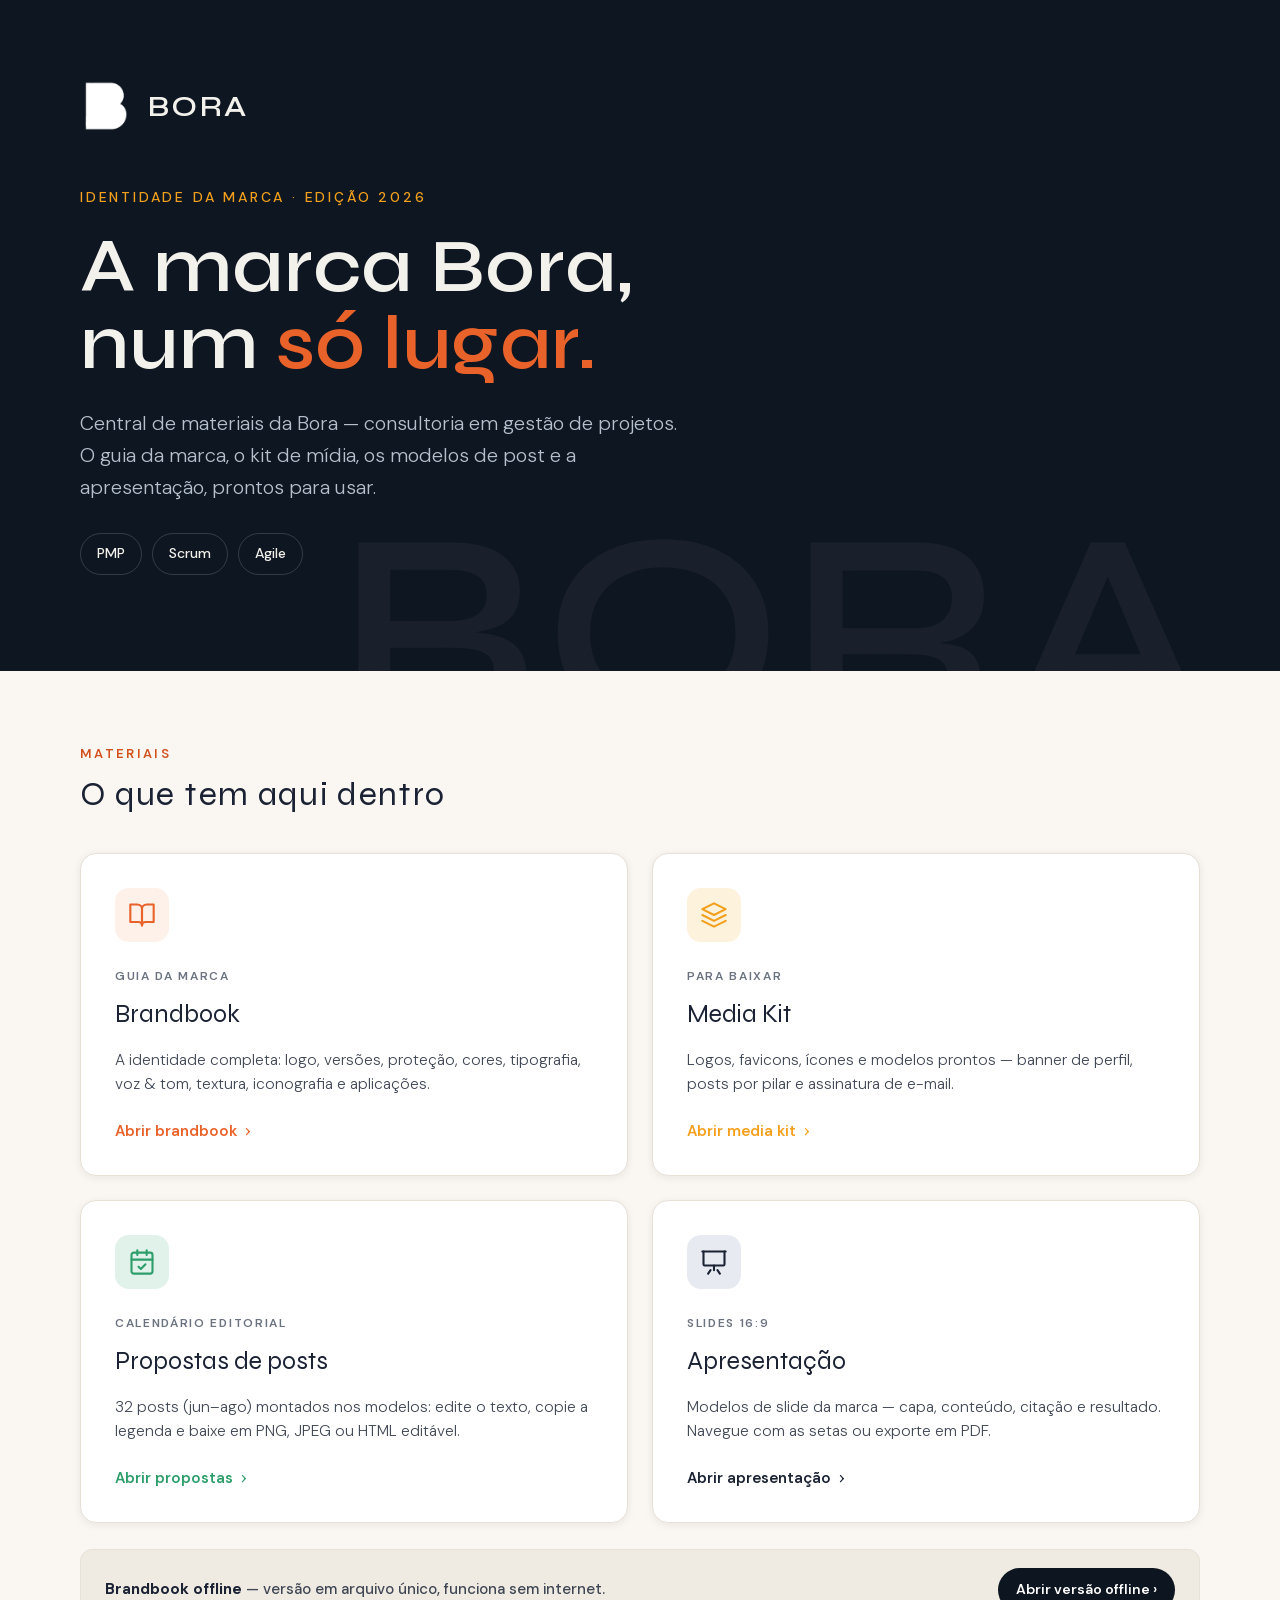
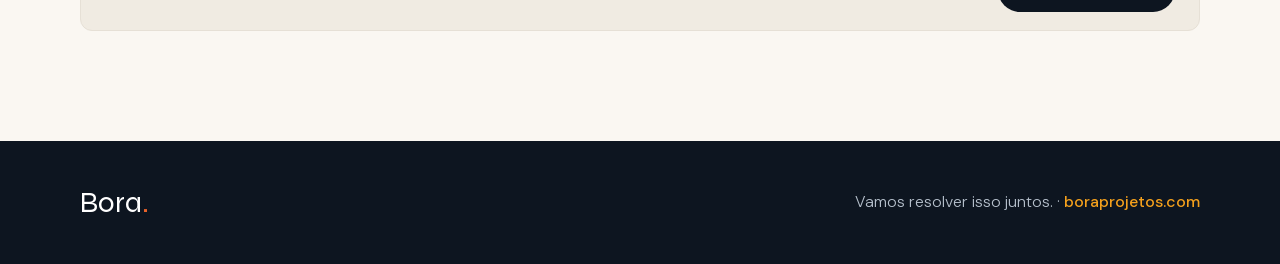
<file: index.html>
<!DOCTYPE html>
<html lang="pt-BR">
<head>
<meta charset="UTF-8" />
<meta name="viewport" content="width=device-width, initial-scale=1.0" />
<title>Bora · Central da Marca</title>
<link rel="icon" href="assets/brand-kit/favicon/favicon-32.png" />

<link rel="stylesheet" href="_ds/bora-design-system-24e0278c-8c72-406a-8520-eb0feae754dc/tokens/fonts.css" />
<link rel="stylesheet" href="_ds/bora-design-system-24e0278c-8c72-406a-8520-eb0feae754dc/tokens/colors.css" />
<link rel="stylesheet" href="_ds/bora-design-system-24e0278c-8c72-406a-8520-eb0feae754dc/tokens/typography.css" />
<link rel="stylesheet" href="_ds/bora-design-system-24e0278c-8c72-406a-8520-eb0feae754dc/tokens/spacing.css" />
<link rel="stylesheet" href="_ds/bora-design-system-24e0278c-8c72-406a-8520-eb0feae754dc/tokens/base.css" />

<style>
  * { box-sizing: border-box; }
  html, body { margin: 0; }
  body { background: var(--paper); color: var(--ink-900); font-family: var(--font-body); -webkit-font-smoothing: antialiased; }
  .wrap { width: 100%; max-width: 1120px; margin: 0 auto; padding: 0 40px; }
  img { display: block; }
  a { color: inherit; }

  /* ---------- HERO ---------- */
  .hero { position: relative; background: var(--navy-900); color: var(--text-on-dark); overflow: hidden; isolation: isolate; }
  .hero::after { content:""; position:absolute; inset:0; z-index:1; background-image: var(--grain-url); background-size: 200px 200px; opacity:.08; mix-blend-mode: overlay; pointer-events:none; }
  .hero__wm { position:absolute; right:64px; bottom:-72px; z-index:0; font-family:var(--font-display); font-weight: 600; font-size:280px; line-height:.78; letter-spacing:.02em; color:#fff; opacity:.045; text-align:right; pointer-events:none; user-select:none; margin:0; }
  .hero__inner { position: relative; z-index: 2; padding: 80px 0 96px; }
  .lockup { display:flex; align-items:center; gap:16px; margin-bottom: 54px; }
  .lockup img { width:52px; height:52px; object-fit:contain; }
  .lockup .wm { font-family:var(--font-display); font-weight: 600; letter-spacing:.08em; font-size:30px; }
  .eyebrow { font-family:var(--font-body); font-weight:500; text-transform:uppercase; letter-spacing:.2em; font-size:14px; color: var(--amber-500); }
  .hero h1 { font-family:var(--font-display); font-weight: 600; color: var(--text-on-dark); letter-spacing:.005em; font-size: clamp(40px, 6vw, 76px); line-height:1.02; margin: 18px 0 0; max-width: 13ch; }
  .hero h1 .o { color: var(--orange-500); }
  .hero p { font-weight:300; font-size: 20px; line-height:1.6; color: var(--navy-200); max-width: 600px; margin: 24px 0 0; }
  .hero .tags { display:flex; gap:10px; flex-wrap:wrap; margin-top: 30px; }
  .hero .tags span { font-size:14px; font-weight:500; color: var(--navy-100); border:1px solid rgba(255,255,255,.16); border-radius:999px; padding:8px 16px; }

  /* ---------- MATERIALS ---------- */
  .materials { padding: 72px 0 40px; }
  .sec-eyebrow { font-family:var(--font-body); font-weight:600; text-transform:uppercase; letter-spacing:.18em; font-size:13px; color: var(--orange-600); }
  .sec-title { font-family:var(--font-display); font-weight: 400; font-size:34px; margin: 10px 0 0; }
  .grid { display:grid; grid-template-columns: repeat(2, 1fr); gap: 24px; margin-top: 40px; }

  .card { position:relative; display:flex; flex-direction:column; background: var(--white); border:1px solid var(--border-subtle); border-radius: var(--radius-lg); padding: 34px 34px 30px; text-decoration:none; color: var(--ink-900); box-shadow: var(--shadow-sm); transition: transform .2s var(--ease-out), box-shadow .2s var(--ease-out), border-color .2s var(--ease-out); overflow:hidden; }
  .card::before { content:""; position:absolute; left:0; top:0; bottom:0; width:5px; background: var(--ac); transform: scaleY(0); transform-origin: top; transition: transform .25s var(--ease-out); }
  .card:hover { transform: translateY(-4px); box-shadow: var(--shadow-lg); border-color: var(--border-strong); }
  .card:hover::before { transform: scaleY(1); }
  .card__ic { width:54px; height:54px; border-radius: 14px; display:grid; place-items:center; background: var(--ac-soft); color: var(--ac); margin-bottom: 24px; }
  .card__ic svg { width:28px; height:28px; }
  .card__k { font-family:var(--font-body); font-weight:600; text-transform:uppercase; letter-spacing:.14em; font-size:12px; color: var(--text-muted); }
  .card__t { font-family:var(--font-display); font-weight: 400; font-size:25px; margin: 7px 0 0; }
  .card__d { font-weight:300; font-size:15.5px; line-height:1.6; color: var(--text-body); margin: 12px 0 0; }
  .card__go { display:inline-flex; align-items:center; gap:8px; margin-top: 22px; font-weight:600; font-size:15px; color: var(--ac); }
  .card__go .arr { font-family:var(--font-display); font-weight: 400; transition: transform .2s var(--ease-out); }
  .card:hover .card__go .arr { transform: translateX(4px); }

  .extra { margin-top: 26px; display:flex; align-items:center; gap:16px; flex-wrap:wrap; background: var(--surface-inset); border:1px solid var(--border-subtle); border-radius: var(--radius-md); padding: 18px 24px; }
  .extra .t { font-weight:500; font-size:15px; color: var(--text-body); }
  .extra .t b { color: var(--ink-900); font-weight:700; }
  .extra a { margin-left:auto; display:inline-flex; align-items:center; gap:8px; font-weight:600; font-size:14px; color:#fff; background: var(--navy-900); border-radius:999px; padding:10px 18px; text-decoration:none; }
  .extra a:hover { background: var(--navy-700); }

  /* ---------- FOOTER ---------- */
  .foot { margin-top: 70px; background: var(--navy-900); color: var(--navy-200); }
  .foot__in { display:flex; justify-content:space-between; align-items:center; gap:20px; flex-wrap:wrap; padding: 36px 0; }
  .foot .big { font-family:var(--font-display); font-weight: 400; font-size:30px; color:#fff; }
  .foot .big .o { color: var(--orange-500); }
  .foot a { color: var(--amber-500); text-decoration:none; font-weight:500; }

  @media (max-width: 760px) {
    .grid { grid-template-columns: 1fr; }
    .hero__inner { padding: 56px 0 64px; }
    .hero__wm { font-size: 180px; right: 24px; }
  }
</style>
</head>
<body>
  <header class="hero">
    <div class="hero__wm">BORA</div>
    <div class="wrap hero__inner">
      <div class="lockup">
        <img src="assets/brand-kit/logo/bora-mark-white.png" alt="Bora" />
        <span class="wm">BORA</span>
      </div>
      <div class="eyebrow">Identidade da marca · Edição 2026</div>
      <h1>A marca Bora, num <span class="o">só lugar.</span></h1>
      <p>Central de materiais da Bora — consultoria em gestão de projetos. O guia da marca, o kit de mídia, os modelos de post e a apresentação, prontos para usar.</p>
      <div class="tags"><span>PMP</span><span>Scrum</span><span>Agile</span></div>
    </div>
  </header>

  <main class="wrap materials">
    <div class="sec-eyebrow">Materiais</div>
    <h2 class="sec-title">O que tem aqui dentro</h2>

    <div class="grid">
      <a class="card" href="Brandbook Bora.html" style="--ac: var(--orange-500); --ac-soft: var(--orange-50);">
        <div class="card__ic">
          <svg viewBox="0 0 24 24" fill="none" stroke="currentColor" stroke-width="1.8" stroke-linecap="round" stroke-linejoin="round"><path d="M2 3h6a4 4 0 0 1 4 4v14a3 3 0 0 0-3-3H2z"/><path d="M22 3h-6a4 4 0 0 0-4 4v14a3 3 0 0 1 3-3h7z"/></svg>
        </div>
        <div class="card__k">Guia da marca</div>
        <div class="card__t">Brandbook</div>
        <div class="card__d">A identidade completa: logo, versões, proteção, cores, tipografia, voz &amp; tom, textura, iconografia e aplicações.</div>
        <span class="card__go">Abrir brandbook <span class="arr">›</span></span>
      </a>

      <a class="card" href="Media Kit Bora.html" style="--ac: var(--amber-500); --ac-soft: #FDF2DC;">
        <div class="card__ic">
          <svg viewBox="0 0 24 24" fill="none" stroke="currentColor" stroke-width="1.8" stroke-linecap="round" stroke-linejoin="round"><path d="M12 2 2 7l10 5 10-5-10-5Z"/><path d="m2 17 10 5 10-5"/><path d="m2 12 10 5 10-5"/></svg>
        </div>
        <div class="card__k">Para baixar</div>
        <div class="card__t">Media Kit</div>
        <div class="card__d">Logos, favicons, ícones e modelos prontos — banner de perfil, posts por pilar e assinatura de e-mail.</div>
        <span class="card__go">Abrir media kit <span class="arr">›</span></span>
      </a>

      <a class="card" href="Propostas de Posts Bora.html" style="--ac: var(--green-500); --ac-soft: #E1F2EA;">
        <div class="card__ic">
          <svg viewBox="0 0 24 24" fill="none" stroke="currentColor" stroke-width="1.8" stroke-linecap="round" stroke-linejoin="round"><rect x="3" y="4" width="18" height="18" rx="2"/><path d="M3 10h18M8 2v4M16 2v4"/><path d="m9 16 2 2 4-4"/></svg>
        </div>
        <div class="card__k">Calendário editorial</div>
        <div class="card__t">Propostas de posts</div>
        <div class="card__d">32 posts (jun–ago) montados nos modelos: edite o texto, copie a legenda e baixe em PNG, JPEG ou HTML editável.</div>
        <span class="card__go">Abrir propostas <span class="arr">›</span></span>
      </a>

      <a class="card" href="Apresentação Bora.html" style="--ac: var(--navy-700); --ac-soft: #E7EAF0;">
        <div class="card__ic">
          <svg viewBox="0 0 24 24" fill="none" stroke="currentColor" stroke-width="1.8" stroke-linecap="round" stroke-linejoin="round"><path d="M2 3h20"/><path d="M3 3v11a1 1 0 0 0 1 1h16a1 1 0 0 0 1-1V3"/><path d="m9 19-2 3M15 19l2 3M12 15v4"/></svg>
        </div>
        <div class="card__k">Slides 16:9</div>
        <div class="card__t">Apresentação</div>
        <div class="card__d">Modelos de slide da marca — capa, conteúdo, citação e resultado. Navegue com as setas ou exporte em PDF.</div>
        <span class="card__go">Abrir apresentação <span class="arr">›</span></span>
      </a>
    </div>

    <div class="extra">
      <div class="t"><b>Brandbook offline</b> — versão em arquivo único, funciona sem internet.</div>
      <a href="Brandbook Bora (offline).html">Abrir versão offline ›</a>
    </div>
  </main>

  <footer class="foot">
    <div class="wrap foot__in">
      <div class="big">Bora<span class="o">.</span></div>
      <div>Vamos resolver isso juntos. · <a href="https://boraprojetos.com">boraprojetos.com</a></div>
    </div>
  </footer>
</body>
</html>
</file>
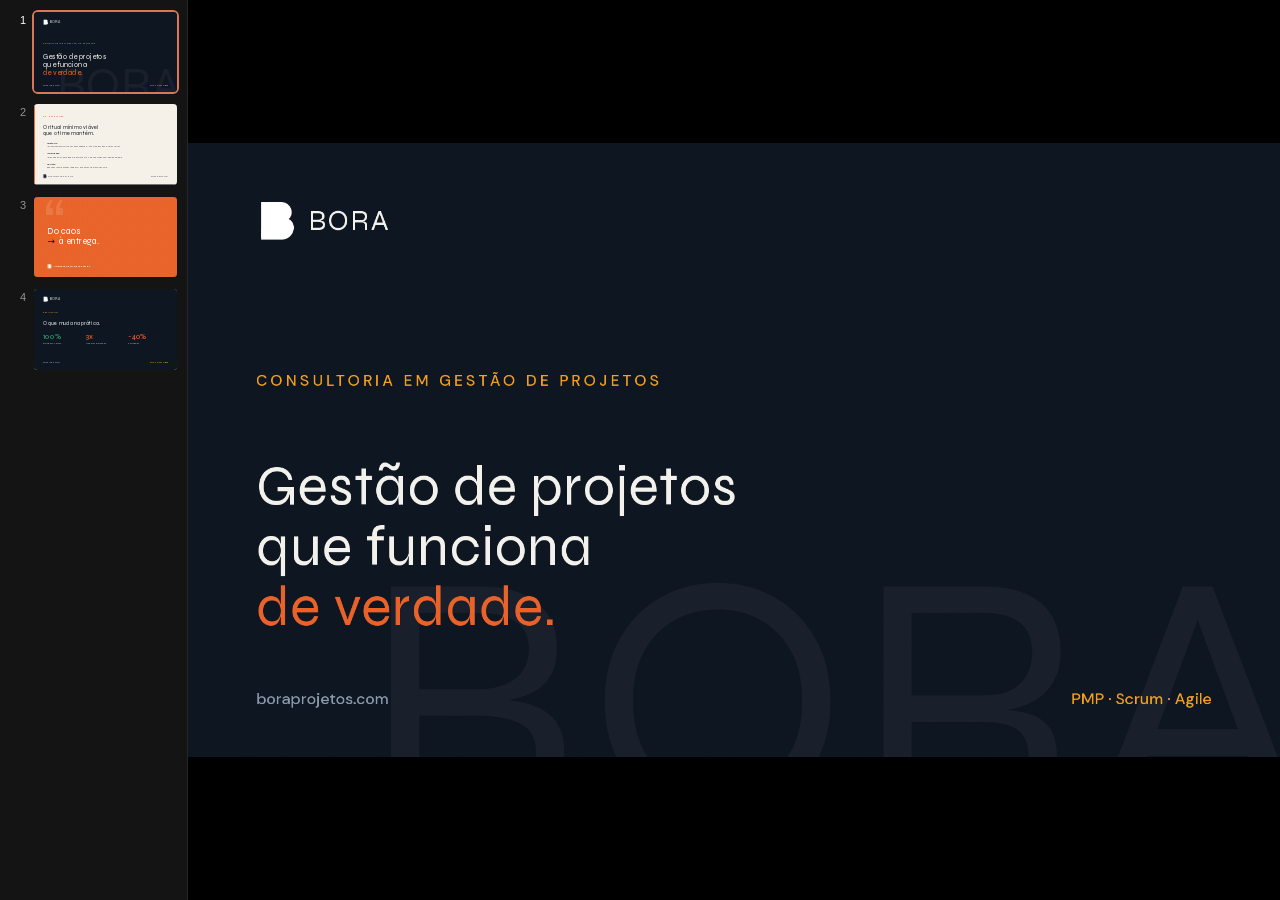
<file: Apresentação Bora.html>
<!DOCTYPE html>
<html lang="pt-BR">
<head>
<meta charset="UTF-8" />
<meta name="viewport" content="width=device-width, initial-scale=1.0" />
<title>Apresentação · Bora</title>

<link rel="stylesheet" href="_ds/bora-design-system-24e0278c-8c72-406a-8520-eb0feae754dc/tokens/fonts.css" />
<link rel="stylesheet" href="_ds/bora-design-system-24e0278c-8c72-406a-8520-eb0feae754dc/tokens/colors.css" />
<link rel="stylesheet" href="_ds/bora-design-system-24e0278c-8c72-406a-8520-eb0feae754dc/tokens/typography.css" />
<link rel="stylesheet" href="_ds/bora-design-system-24e0278c-8c72-406a-8520-eb0feae754dc/tokens/spacing.css" />

<style>
  deck-stage:not(:defined) { visibility: hidden; }
  html, body { margin: 0; background: #0E141F; }

  section.slide { font-family: var(--font-body); color: var(--text-on-dark); overflow: hidden; }
  .slide * { box-sizing: border-box; }

  /* grain */
  .grain::after { content:""; position:absolute; inset:0; z-index:1; background-image: var(--grain-url); background-size: 220px 220px; opacity:.09; mix-blend-mode: overlay; pointer-events:none; }

  /* shared atoms */
  .lockup { position:absolute; top:100px; left:120px; z-index:3; display:flex; align-items:center; gap:18px; }
  .lockup img { width:74px; height:74px; object-fit:contain; display:block; }
  .lockup .wm { font-family:var(--font-display); font-weight:400; letter-spacing:.06em; font-size:50px; color:var(--text-on-dark); }
  .eyebrow { font-family:var(--font-body); font-weight:500; text-transform:uppercase; letter-spacing:.22em; font-size:27px; }
  .h-disp { font-family:var(--font-display); font-weight:400; letter-spacing:.01em; line-height:1.06; }
  .foot { position:absolute; left:120px; right:120px; bottom:84px; z-index:3; display:flex; justify-content:space-between; align-items:center; font-weight:500; font-size:28px; }
  .ghost-wm { position:absolute; z-index:0; font-family:var(--font-display); font-weight:400; letter-spacing:.02em; line-height:.8; color:#fff; opacity:.045; white-space:nowrap; }

  /* 1 · TITLE (navy) */
  .s-title { background: var(--navy-900); position:relative; }
  .s-title .ghost-wm { font-size:620px; right:-60px; bottom:-150px; }
  .s-title .eyebrow { color: var(--amber-500); position:absolute; left:120px; top:400px; z-index:3; }
  .s-title .h-disp { position:absolute; left:120px; top:468px; z-index:3; font-size:100px; color: var(--text-on-dark); }
  .s-title .h-disp .o { color: var(--orange-500); }
  .s-title .foot { color: var(--navy-300); }
  .s-title .foot .cred { color: var(--amber-500); }

  /* 2 · CONTENT (cream) */
  .s-content { background: var(--cream); color: var(--ink-900); position:relative; }
  .s-content .bar { position:absolute; left:0; top:0; bottom:0; width:12px; background: var(--orange-500); z-index:2; }
  .s-content .eyebrow { color: var(--orange-600); position:absolute; left:120px; top:150px; z-index:3; }
  .s-content .h-disp { position:absolute; left:120px; top:210px; z-index:3; font-size:76px; color: var(--ink-900); }
  .s-content .rule { position:absolute; left:120px; right:120px; top:440px; height:1px; background: var(--border-subtle); z-index:3; }
  .s-content .items { position:absolute; left:120px; right:120px; top:500px; z-index:3; display:grid; gap:48px; }
  .s-content .item { display:grid; grid-template-columns:48px 1fr; }
  .s-content .item .arr { font-family:var(--font-display); font-weight:400; font-size:30px; color: var(--orange-500); }
  .s-content .item h4 { font-family:var(--font-body); font-weight:500; font-size:34px; margin:0 0 8px; color: var(--ink-900); }
  .s-content .item p { font-weight:300; font-size:27px; line-height:1.5; margin:0; color: var(--text-body); max-width:1400px; }
  .s-content .foot { color: var(--text-muted); }
  .s-content .foot img { width:54px; height:54px; vertical-align:middle; margin-right:14px; }

  /* 3 · QUOTE (orange) */
  .s-quote { background: var(--orange-500); position:relative; }
  .s-quote .qmark { position:absolute; left:120px; top:-180px; z-index:0; font-family:var(--font-display); font-weight:400; font-size:900px; color: rgba(255,255,255,.12); }
  .s-quote .h-disp { position:absolute; left:180px; top:400px; z-index:3; font-size:120px; color:#fff; }
  .s-quote .h-disp .arr { color: var(--navy-900); }
  .s-quote .attrib { position:absolute; left:180px; bottom:120px; z-index:3; display:flex; align-items:center; gap:22px; font-size:30px; color:#fff; font-weight:500; }
  .s-quote .attrib img { width:60px; height:60px; object-fit:contain; }

  /* 4 · STATS (navy) */
  .s-stats { background: var(--navy-900); position:relative; }
  .s-stats .eyebrow { color: var(--amber-500); position:absolute; left:120px; top:300px; z-index:3; }
  .s-stats .h-disp { position:absolute; left:120px; top:360px; z-index:3; font-size:72px; color: var(--text-on-dark); }
  .s-stats .stats { position:absolute; left:120px; right:120px; top:580px; z-index:3; display:grid; grid-template-columns:repeat(3,1fr); gap:40px; }
  .s-stats .stat .v { font-family:var(--font-display); font-weight:400; font-size:104px; line-height:1; }
  .s-stats .stat .l { font-weight:500; font-size:30px; color: var(--navy-300); margin-top:24px; }
  .s-stats .foot { color: var(--navy-300); }
  .s-stats .foot .cred { color: var(--amber-500); }
</style>
</head>
<body>
<deck-stage width="1920" height="1080">

  <!-- 1 · TÍTULO -->
  <section class="slide s-title grain" data-label="Título">
    <div class="ghost-wm">BORA</div>
    <div class="lockup"><img src="assets/brand-kit/logo/bora-mark-white.png" alt="" /><span class="wm">BORA</span></div>
    <div class="eyebrow">Consultoria em gestão de projetos</div>
    <h1 class="h-disp">Gestão de projetos<br/>que funciona<br/><span class="o">de verdade.</span></h1>
    <div class="foot"><span>boraprojetos.com</span><span class="cred">PMP · Scrum · Agile</span></div>
  </section>

  <!-- 2 · CONTEÚDO -->
  <section class="slide s-content" data-label="Conteúdo">
    <div class="bar"></div>
    <div class="eyebrow">02 · Estrutura</div>
    <h2 class="h-disp">O ritual mínimo viável<br/>que o time mantém.</h2>
    <div class="rule"></div>
    <div class="items">
      <div class="item"><span class="arr">›</span><div><h4>Cadência</h4><p>Um ritual semanal curto que cabe na agenda — não mais reuniões, e sim as certas.</p></div></div>
      <div class="item"><span class="arr">›</span><div><h4>Visibilidade</h4><p>Um quadro único de verdade: todo mundo vê o mesmo status, sem planilha paralela.</p></div></div>
      <div class="item"><span class="arr">›</span><div><h4>Decisão</h4><p>Bloqueios viram decisões rápidas. O que trava hoje é resolvido hoje.</p></div></div>
    </div>
    <div class="foot"><span><img src="assets/brand-kit/logo/bora-mark-navy.png" alt="" />Proposta comercial · Bora</span><span>boraprojetos.com</span></div>
  </section>

  <!-- 3 · CITAÇÃO -->
  <section class="slide s-quote grain" data-label="Citação">
    <div class="qmark">“</div>
    <div class="h-disp">Do caos<br/><span class="arr">→</span>&nbsp; à entrega.</div>
    <div class="attrib"><img src="assets/brand-kit/logo/bora-mark-white.png" alt="" /><span>O método Bora, em quatro palavras.</span></div>
  </section>

  <!-- 4 · STATS -->
  <section class="slide s-stats grain" data-label="Resultado">
    <div class="lockup"><img src="assets/brand-kit/logo/bora-mark-white.png" alt="" /><span class="wm">BORA</span></div>
    <div class="eyebrow">Resultado</div>
    <h2 class="h-disp">O que muda na prática.</h2>
    <div class="stats">
      <div class="stat"><div class="v" style="color:var(--green-500)">100%</div><div class="l">Entregas no prazo</div></div>
      <div class="stat"><div class="v" style="color:var(--orange-500)">3x</div><div class="l">Mais previsibilidade</div></div>
      <div class="stat"><div class="v" style="color:var(--orange-500)">-40%</div><div class="l">Retrabalho</div></div>
    </div>
    <div class="foot"><span>boraprojetos.com</span><span class="cred">PMP · Scrum · Agile</span></div>
  </section>

</deck-stage>
<script src="deck-stage.js"></script>
</body>
</html>
</file>
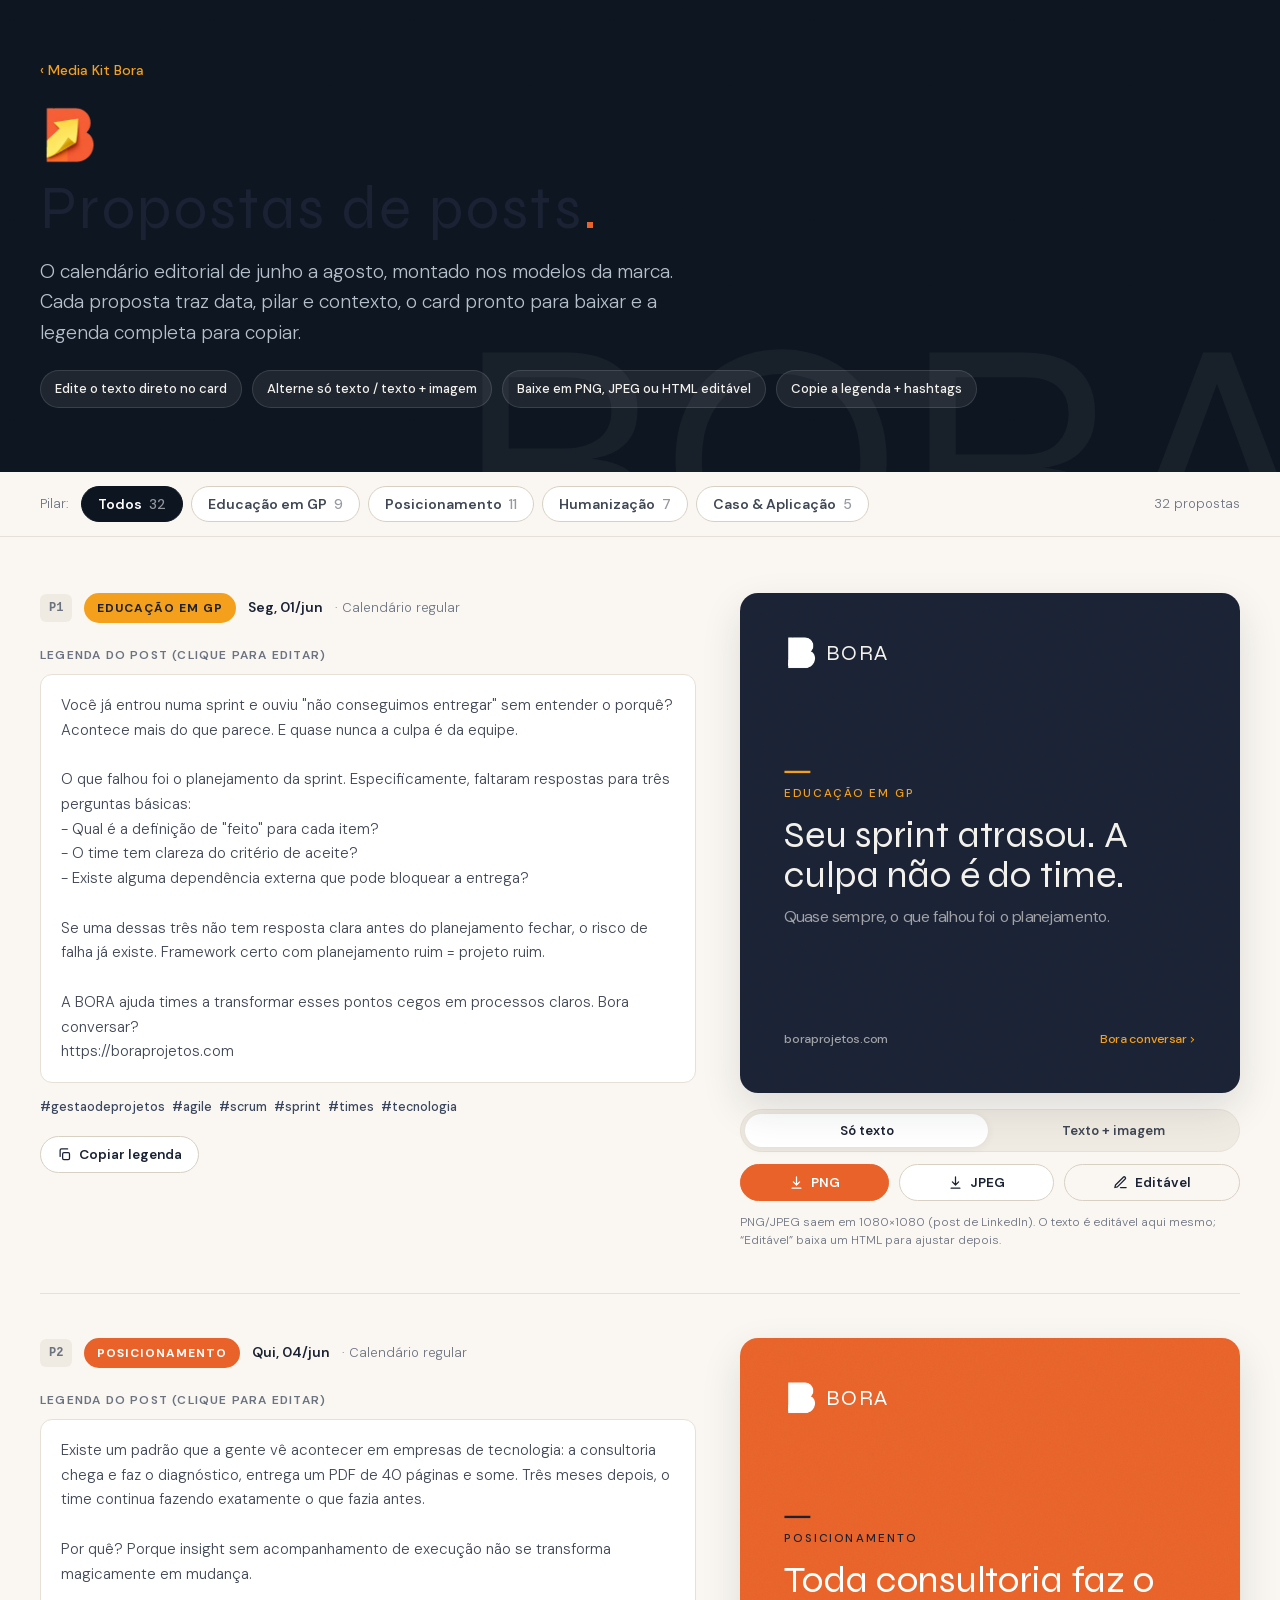
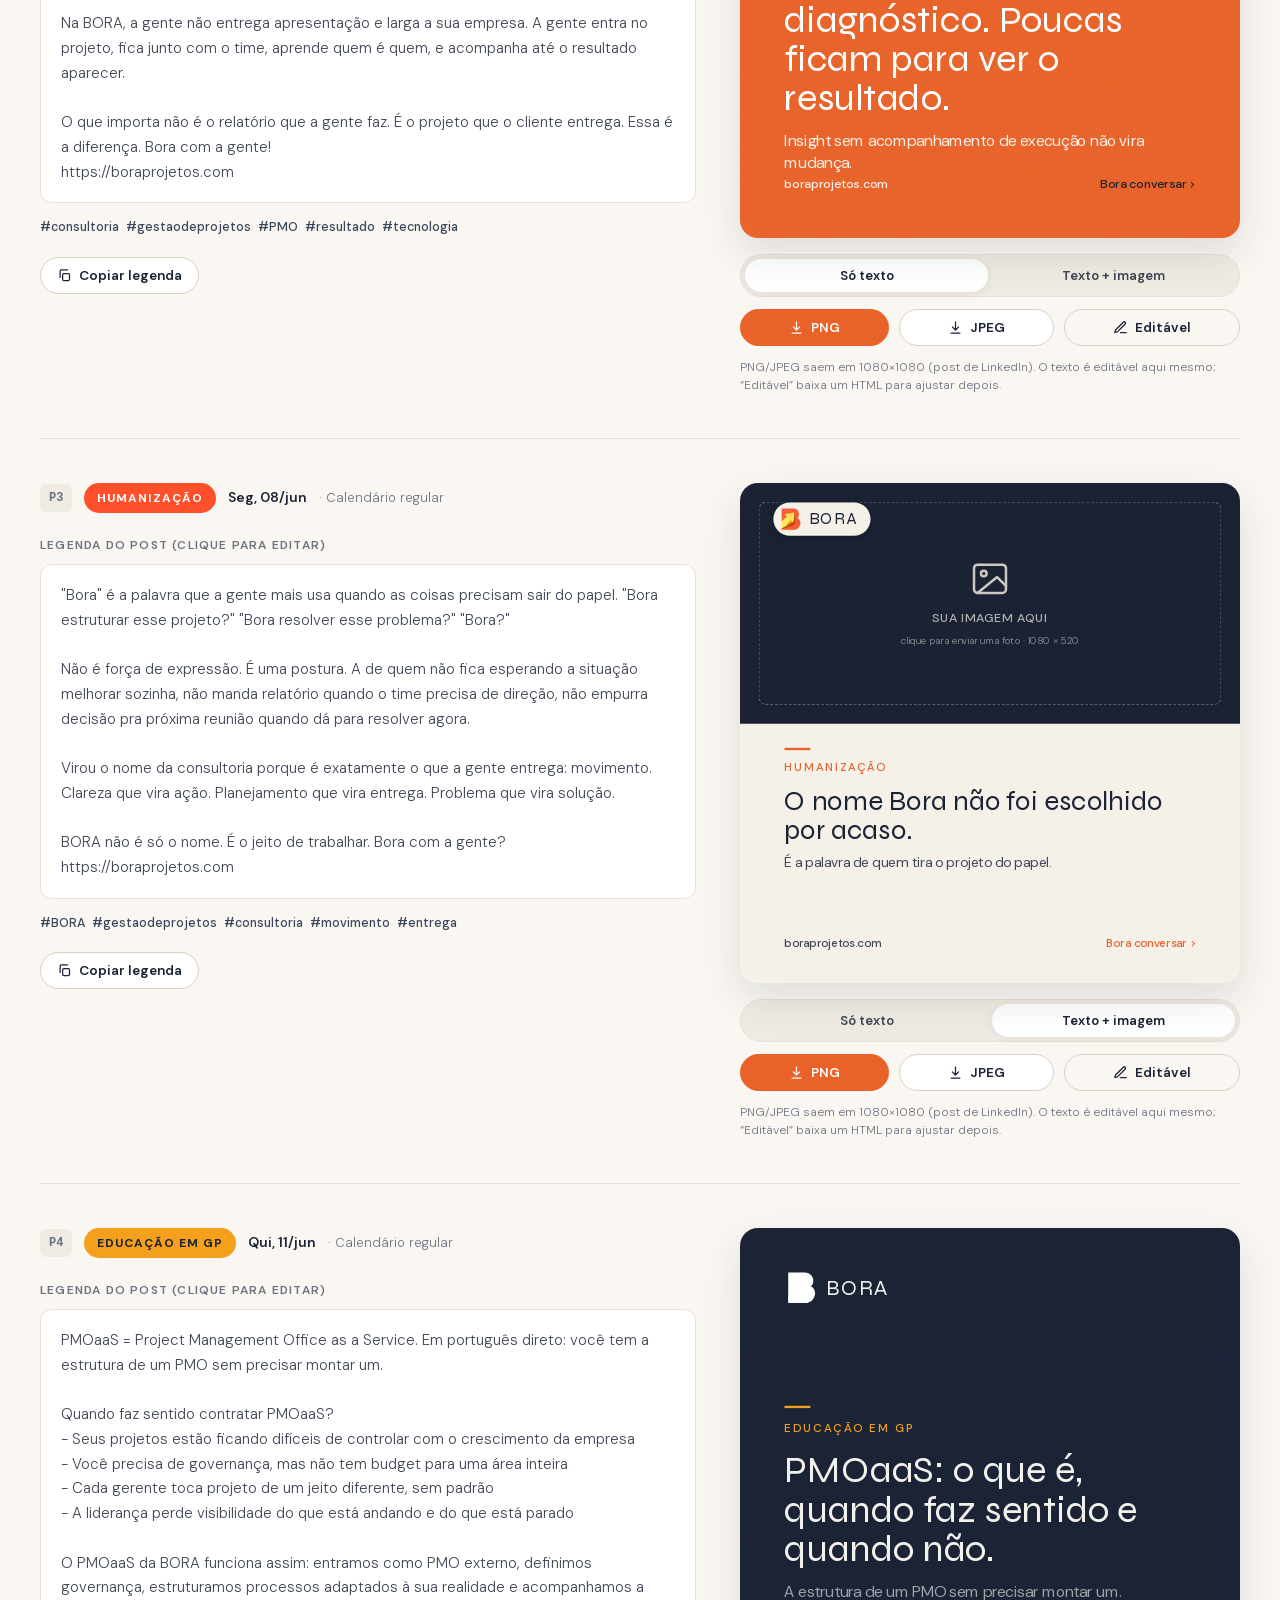
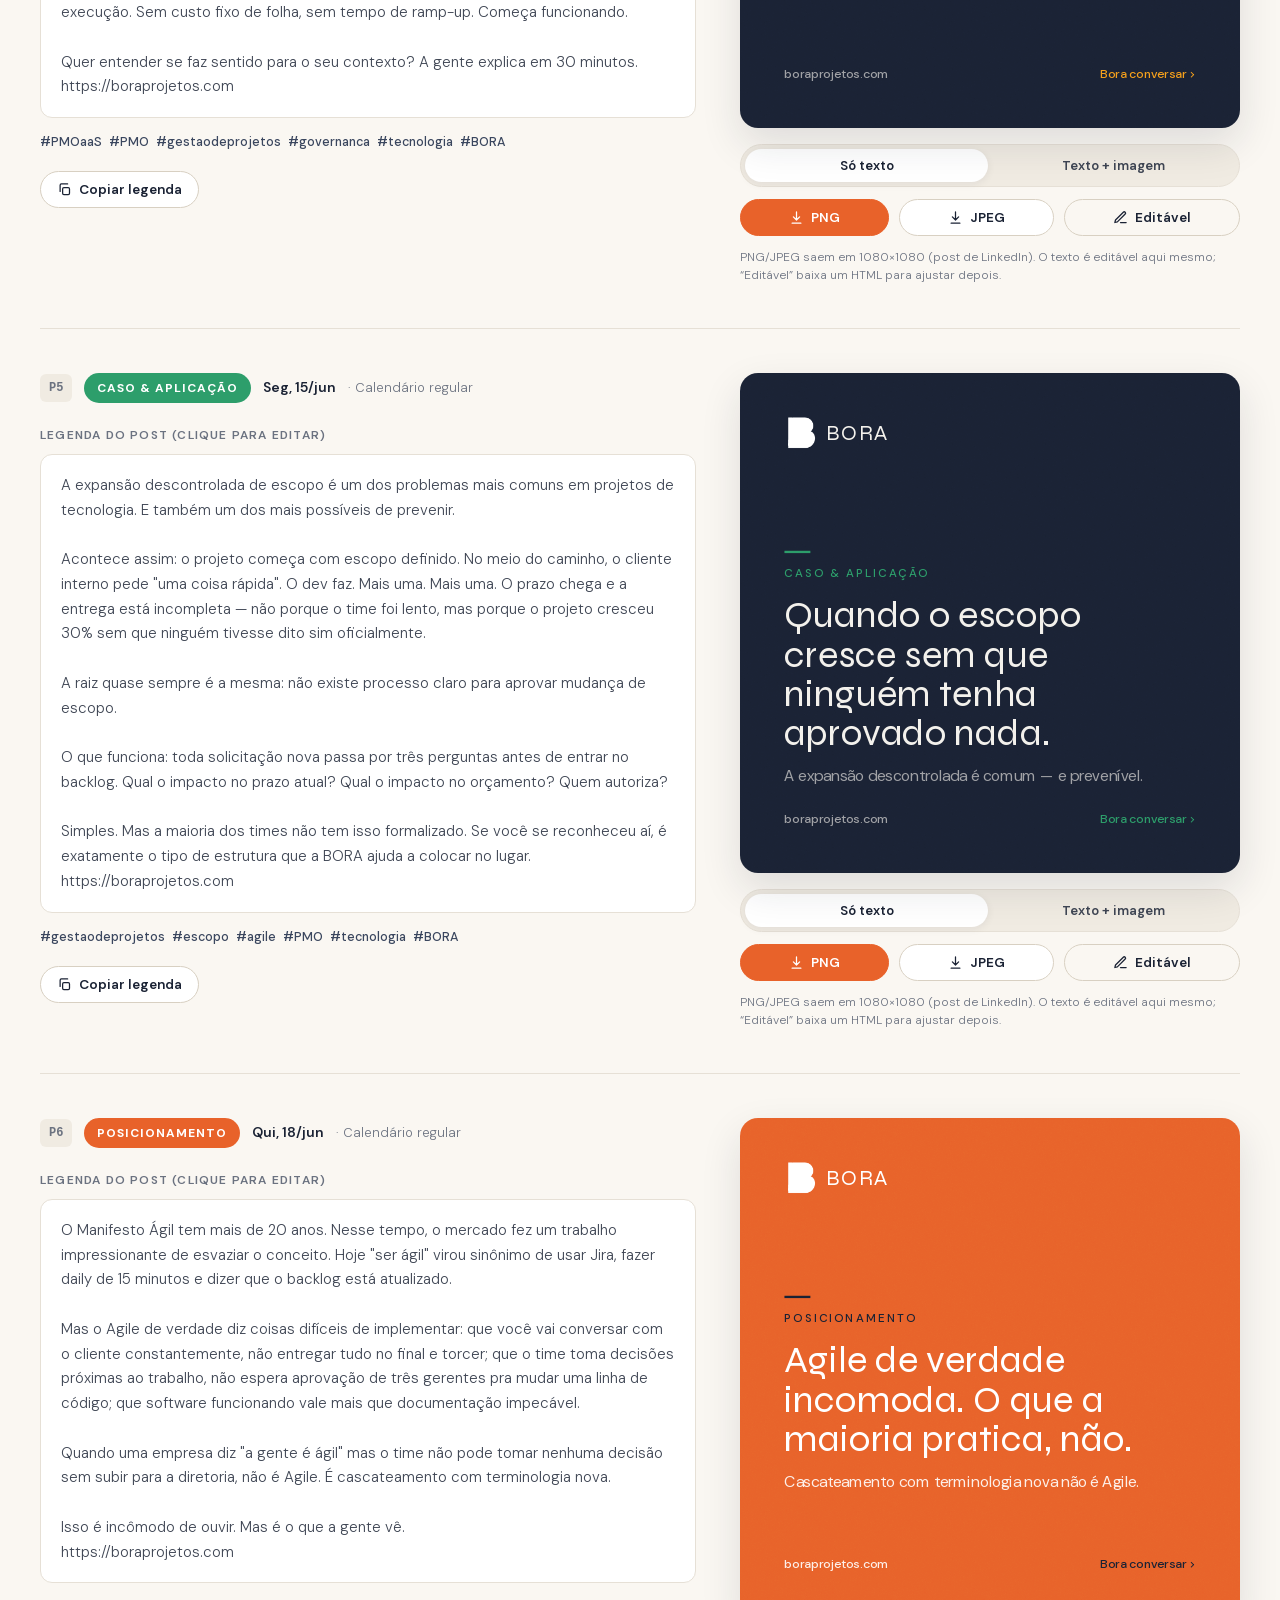
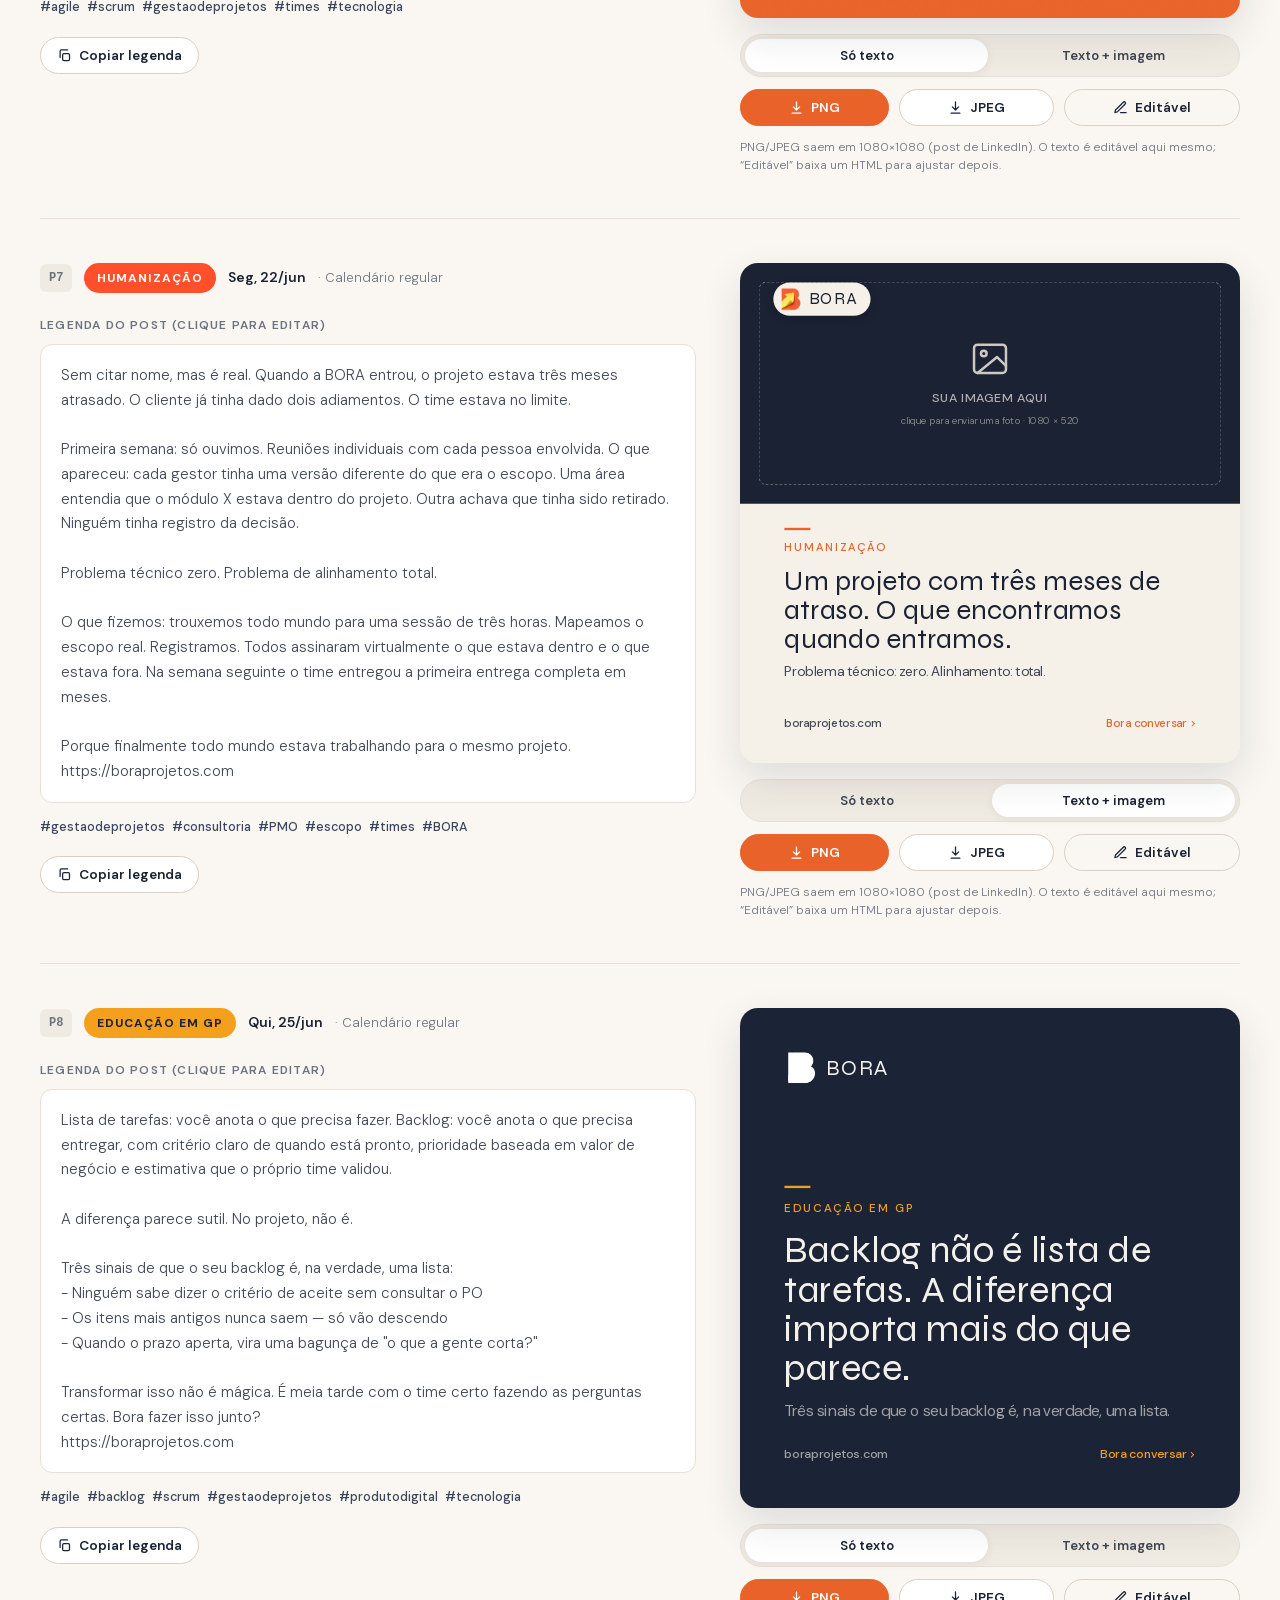
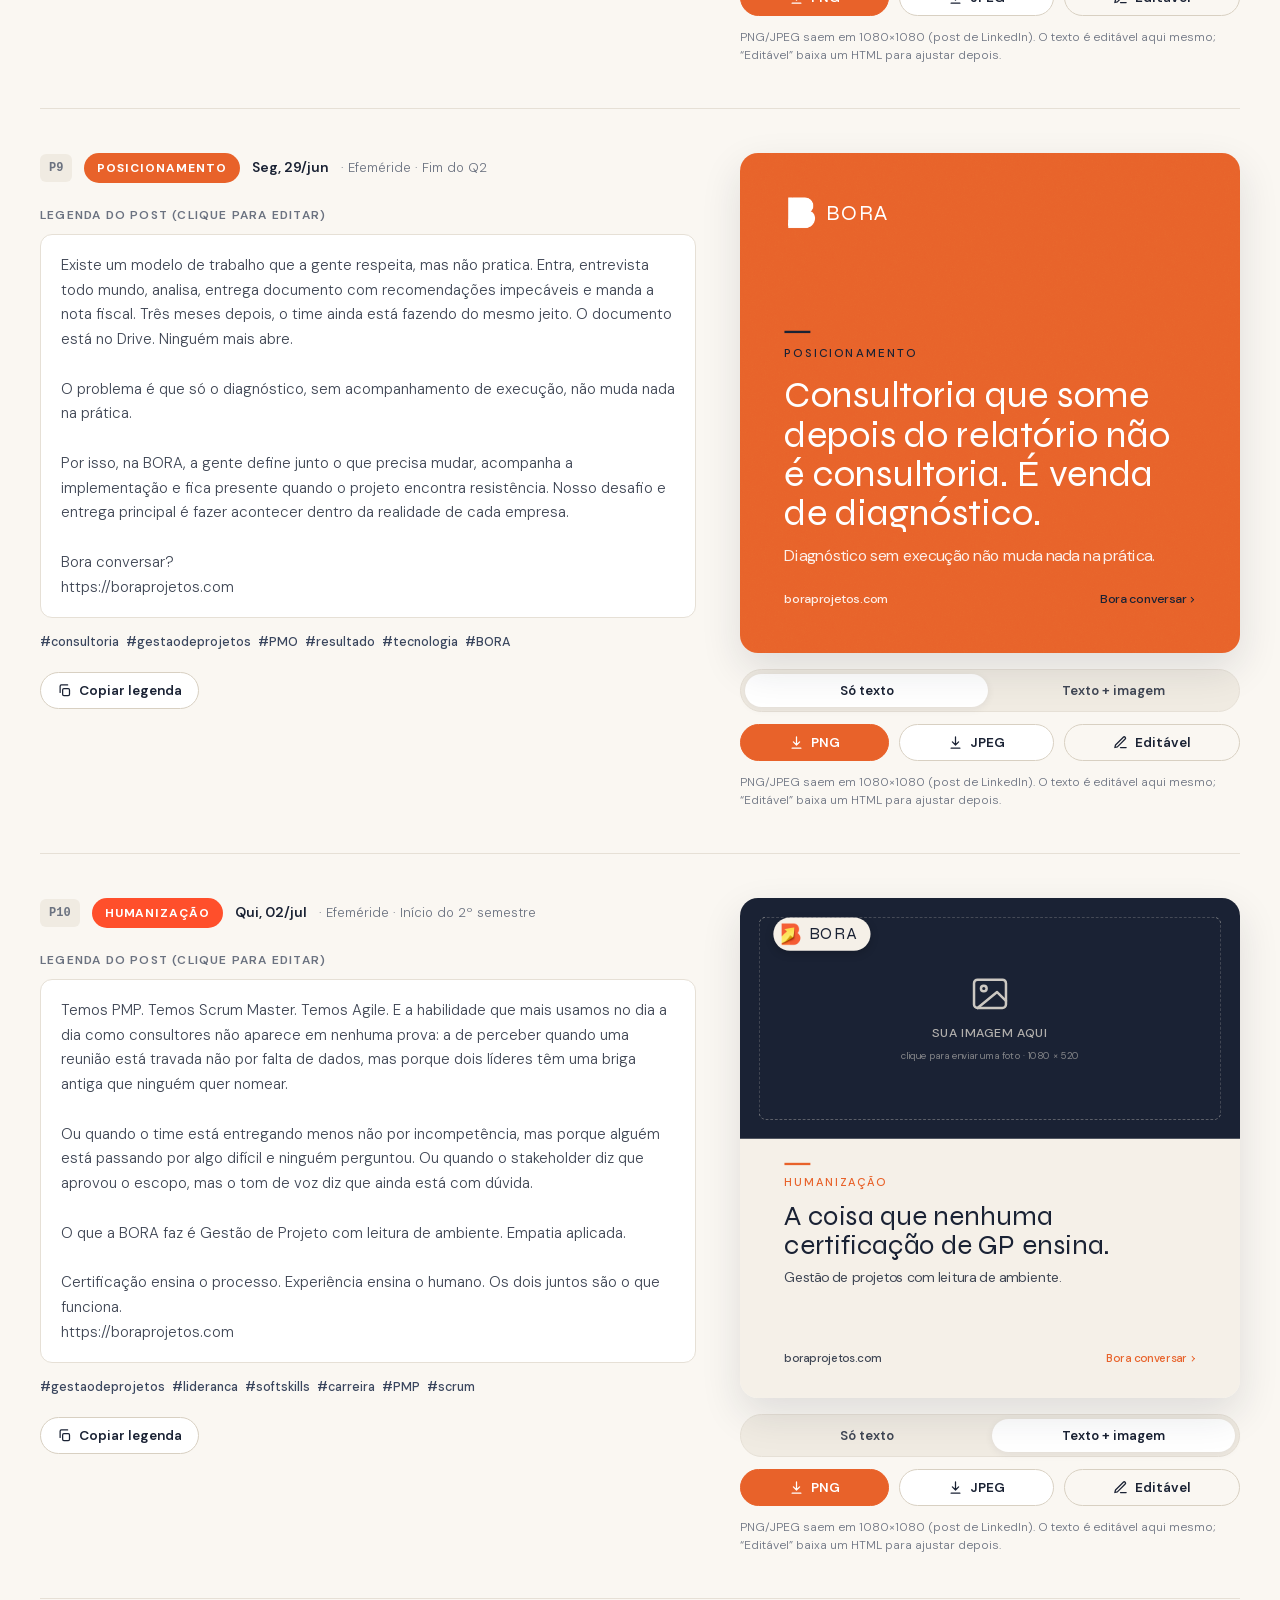
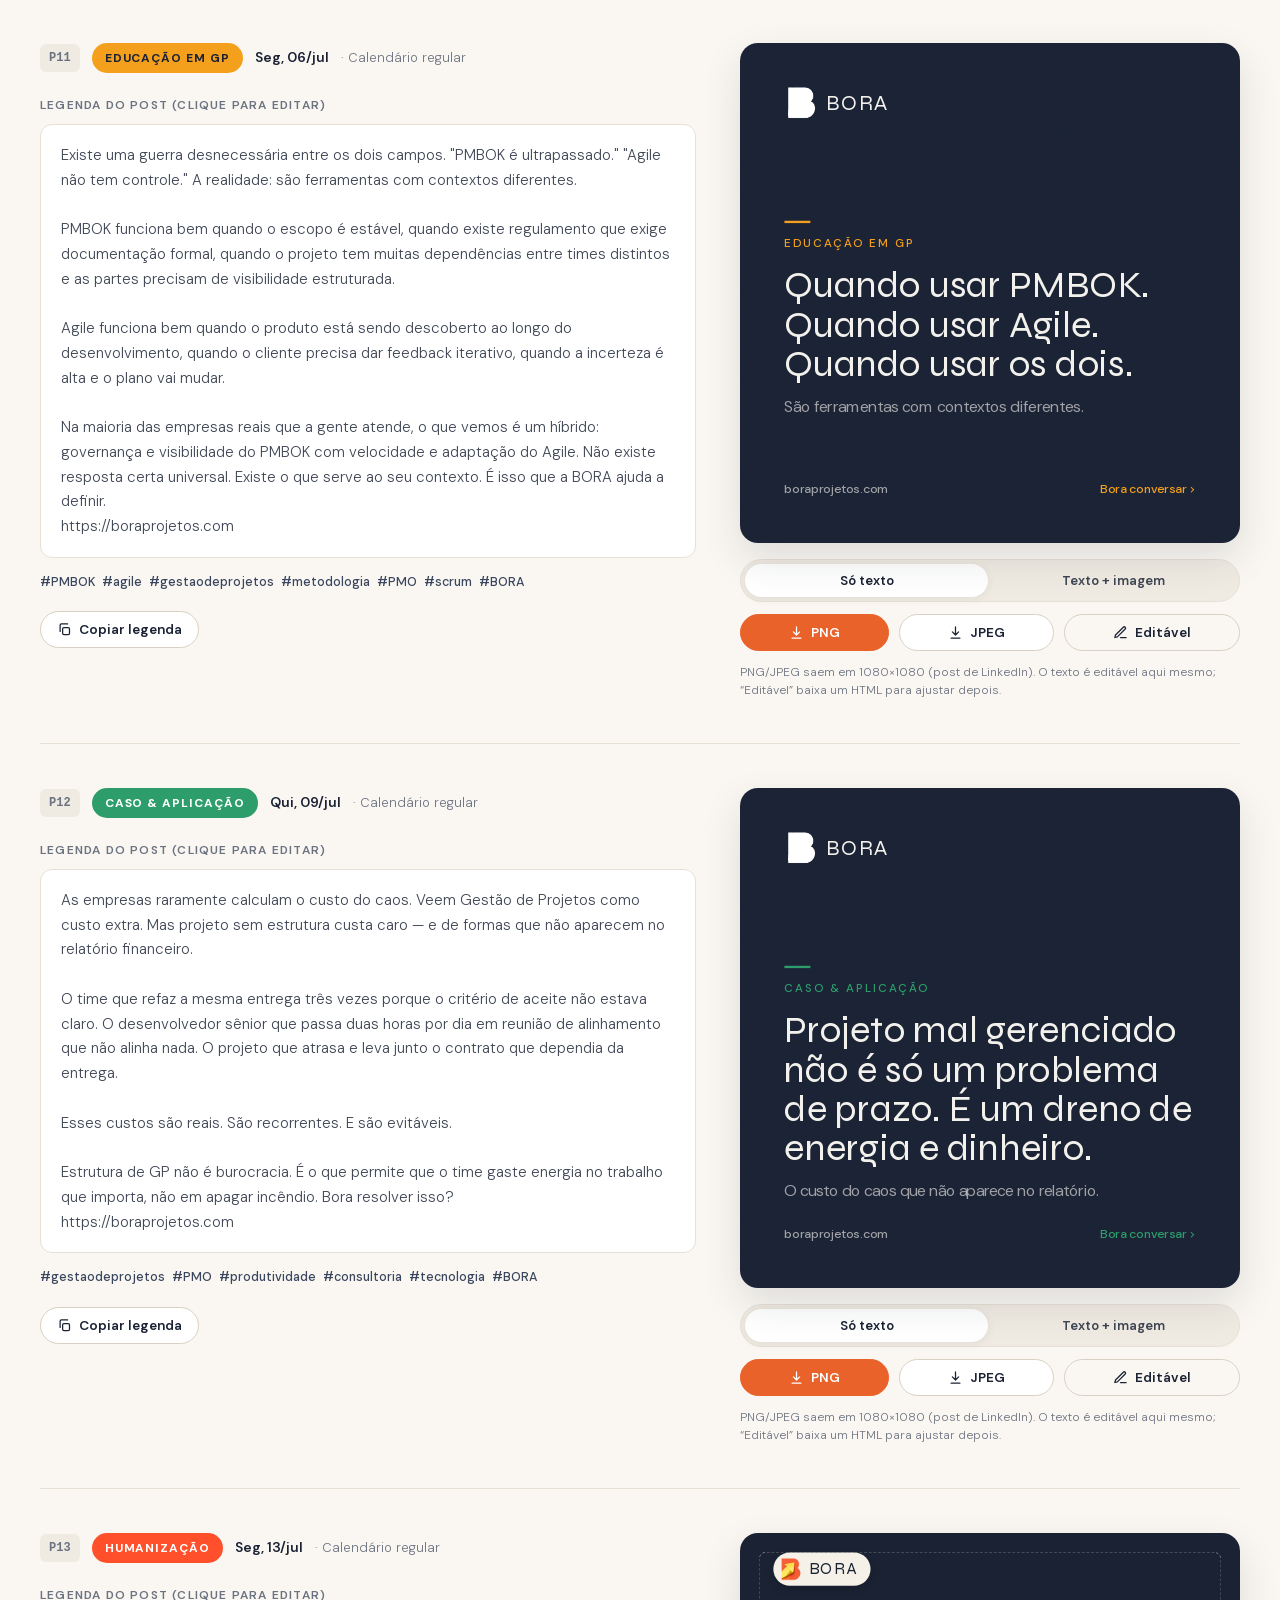
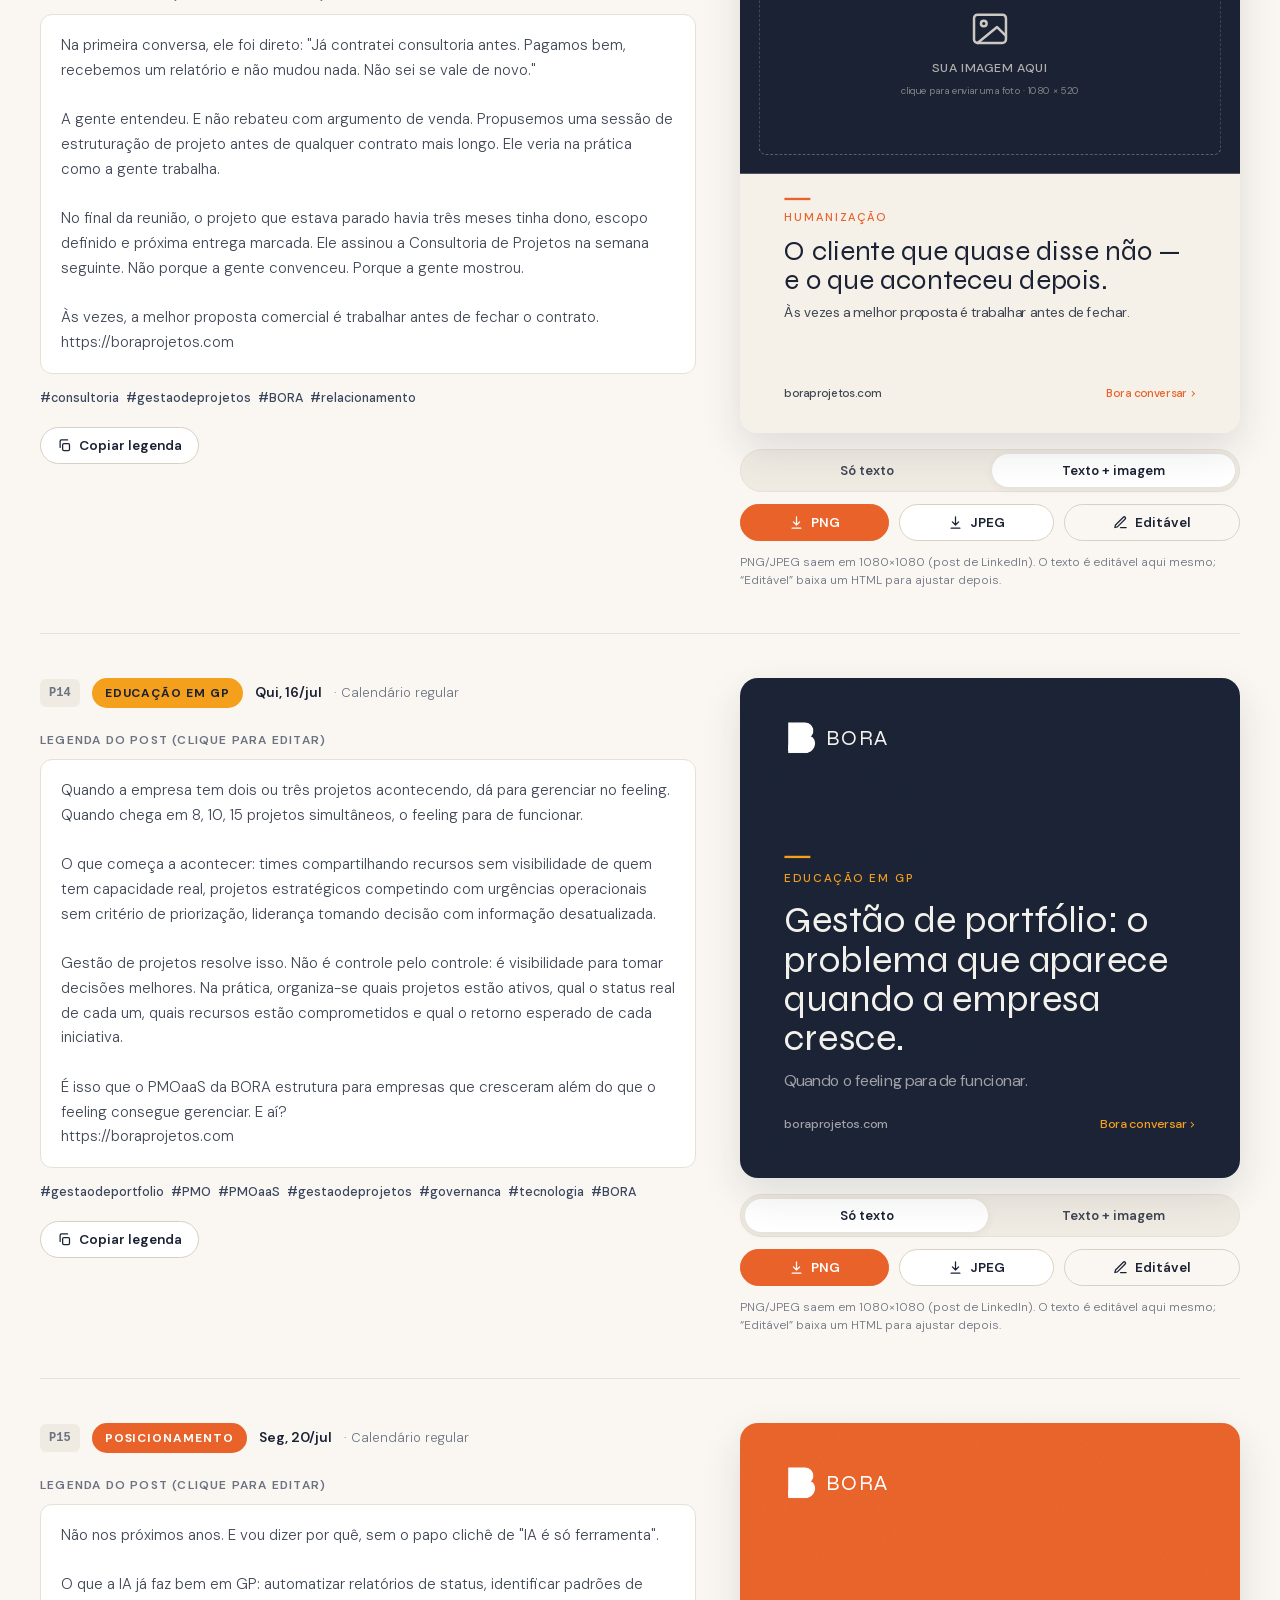
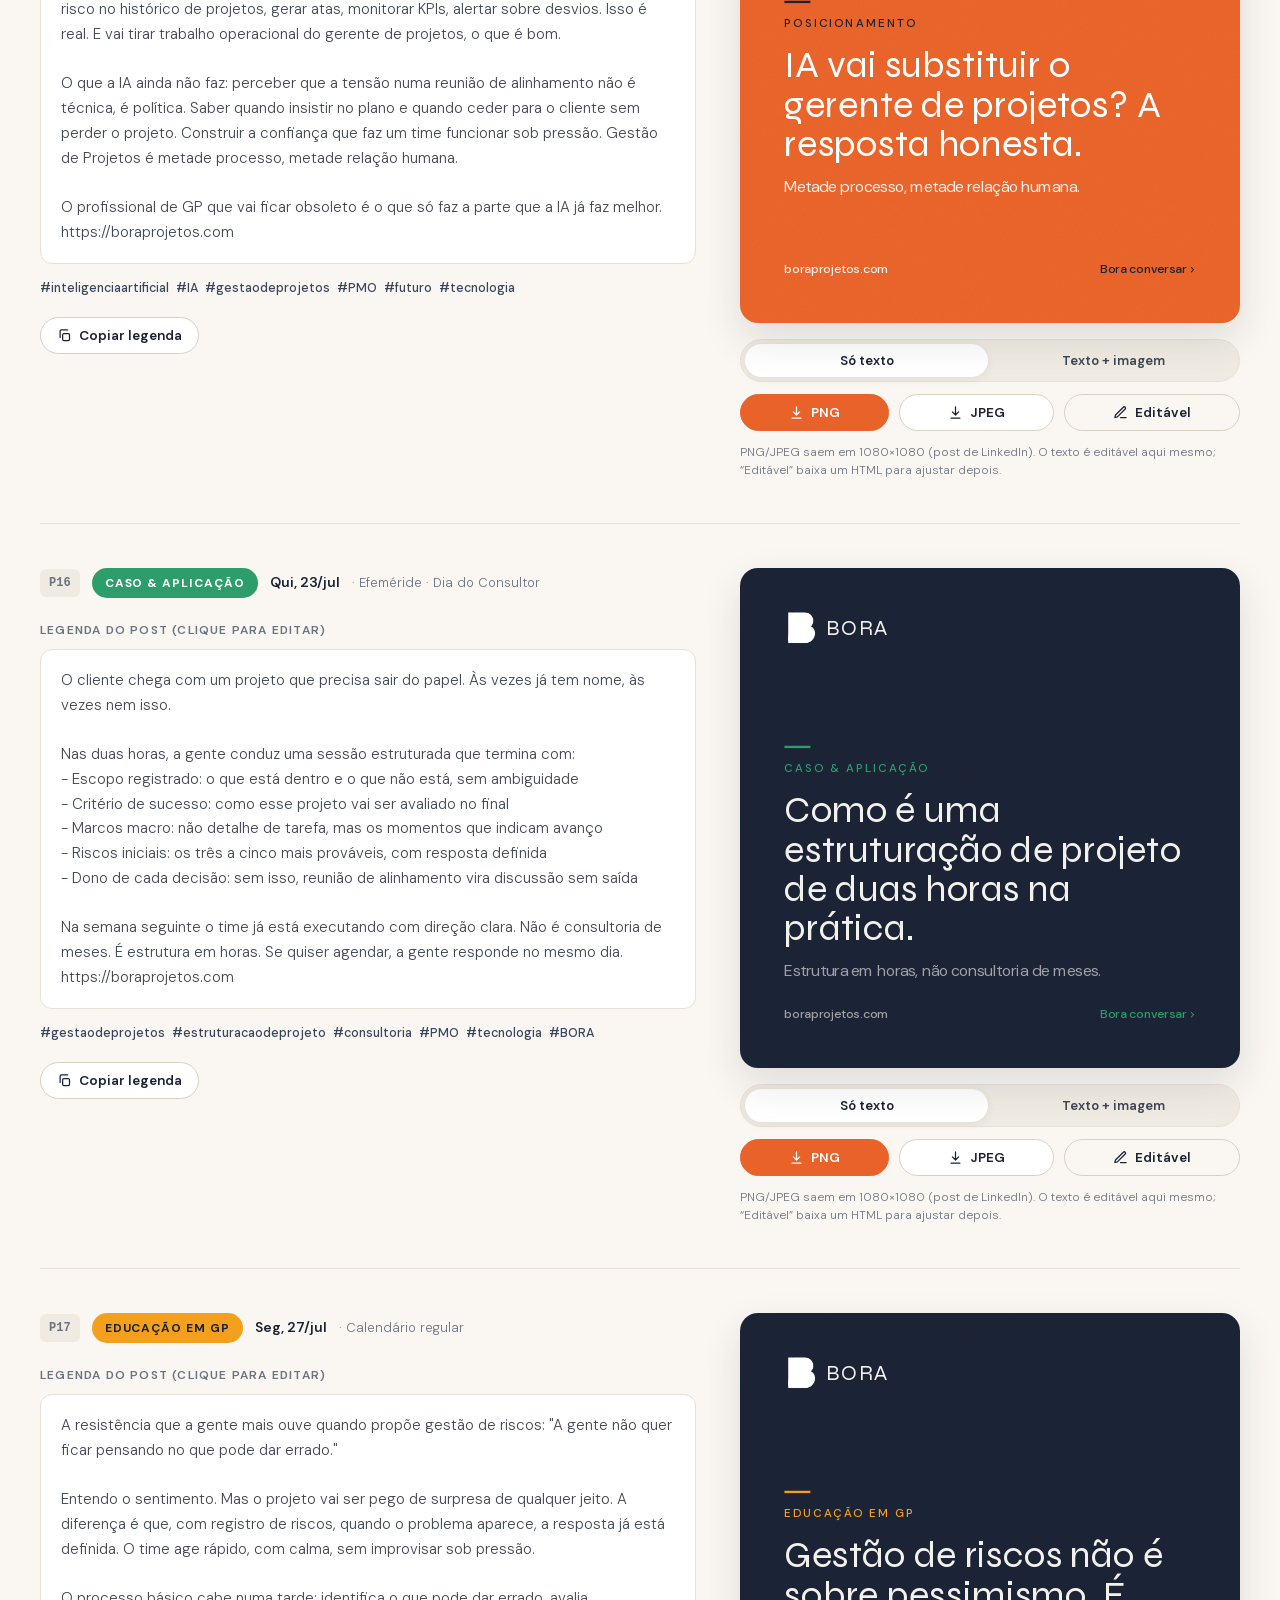
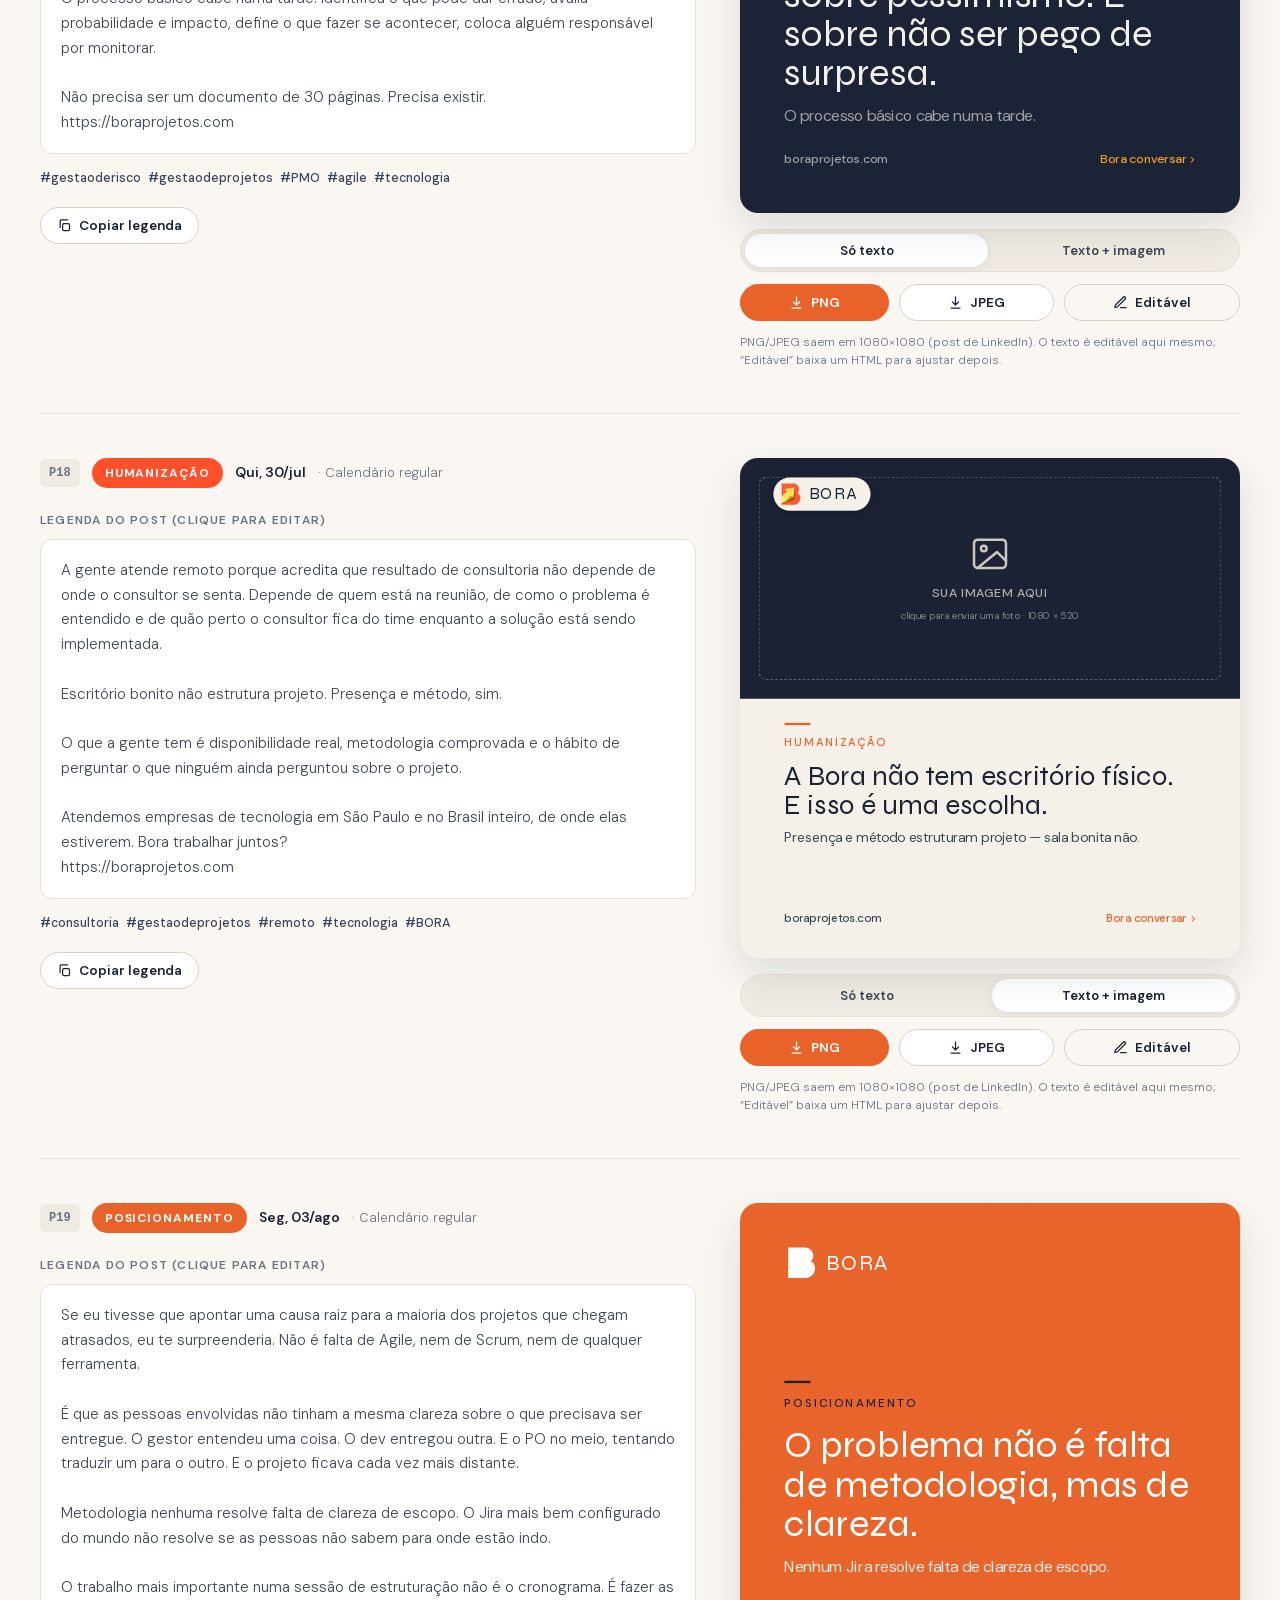
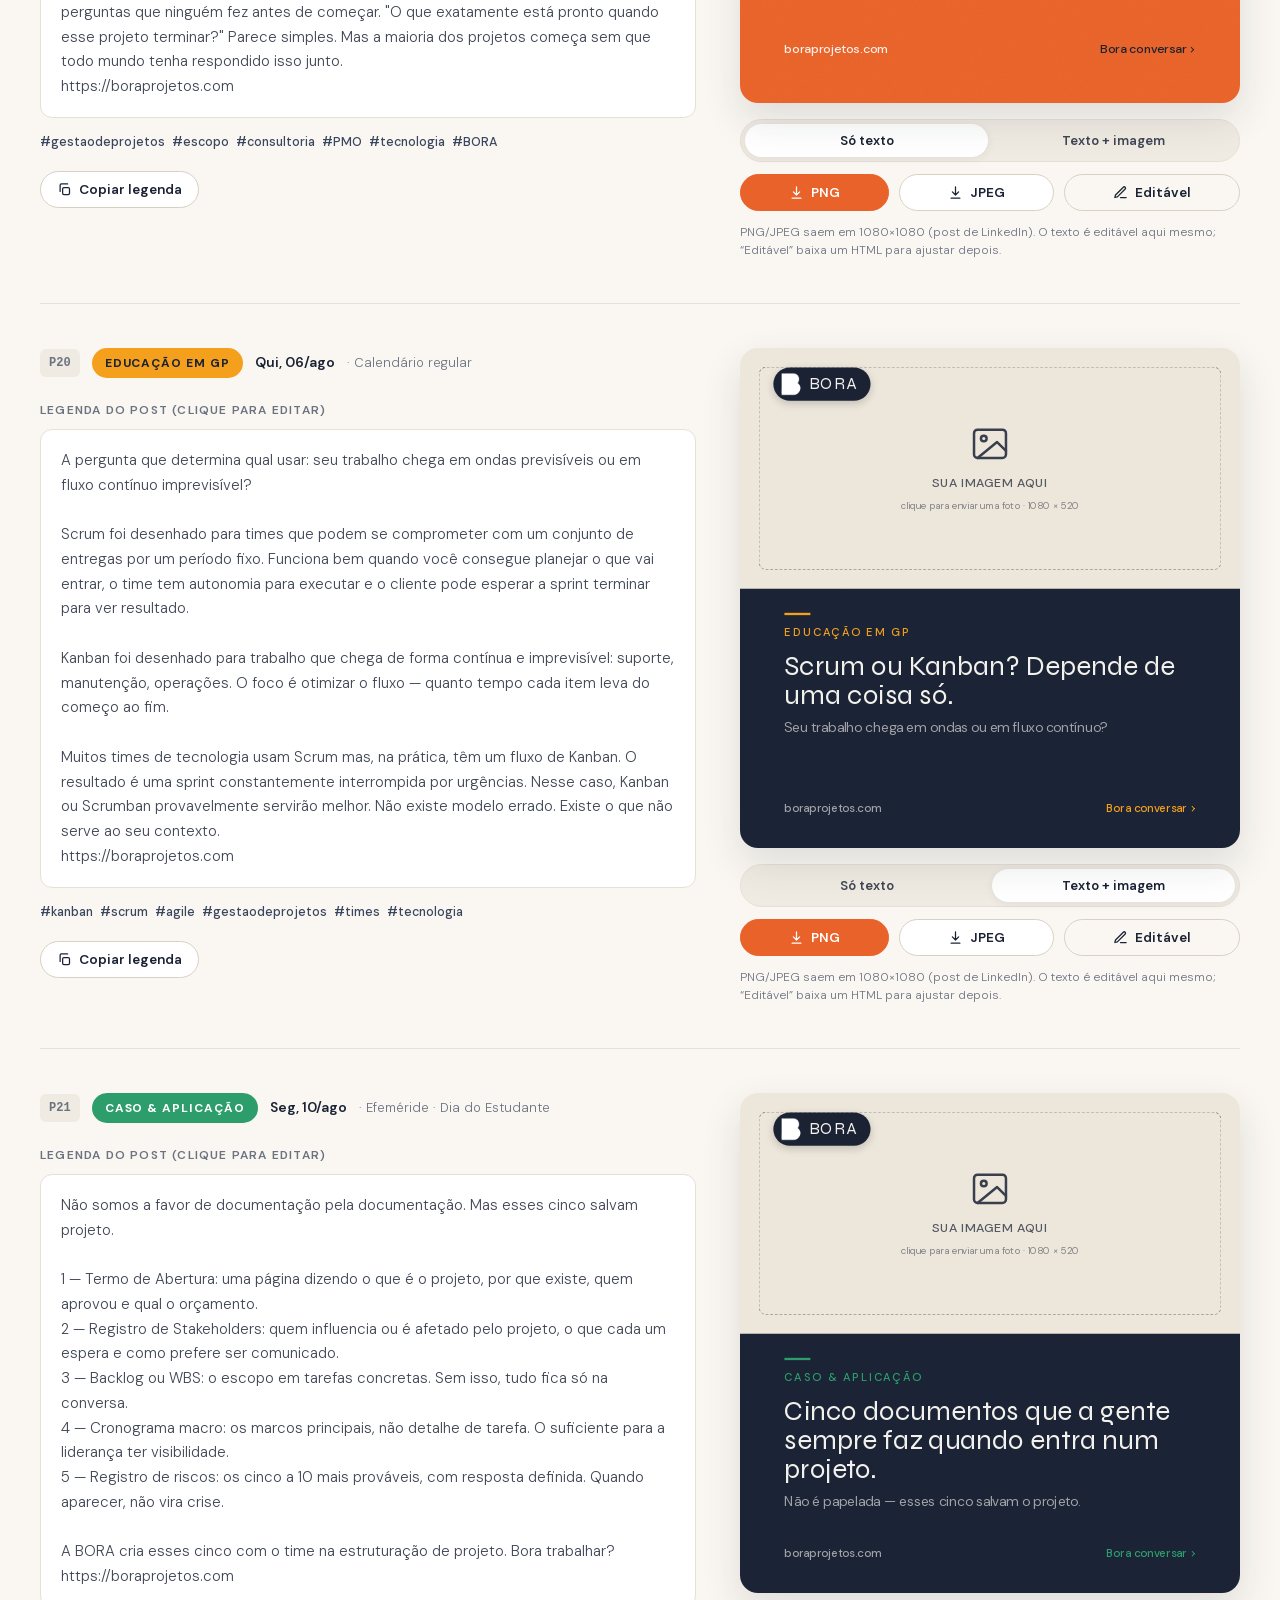
<file: Propostas de Posts Bora.html>
<!DOCTYPE html>
<html lang="pt-BR">
<head>
<meta charset="UTF-8" />
<meta name="viewport" content="width=device-width, initial-scale=1.0" />
<title>Propostas de Posts · Bora</title>
<link rel="icon" href="assets/brand-kit/favicon/favicon-32.png" />

<link rel="stylesheet" href="_ds/bora-design-system-24e0278c-8c72-406a-8520-eb0feae754dc/tokens/fonts.css" />
<link rel="stylesheet" href="_ds/bora-design-system-24e0278c-8c72-406a-8520-eb0feae754dc/tokens/colors.css" />
<link rel="stylesheet" href="_ds/bora-design-system-24e0278c-8c72-406a-8520-eb0feae754dc/tokens/typography.css" />
<link rel="stylesheet" href="_ds/bora-design-system-24e0278c-8c72-406a-8520-eb0feae754dc/tokens/spacing.css" />
<link rel="stylesheet" href="_ds/bora-design-system-24e0278c-8c72-406a-8520-eb0feae754dc/tokens/base.css" />
<link rel="stylesheet" href="propostas.css" />
</head>
<body>
  <header class="top">
    <div class="top__ghost">BORA</div>
    <div class="wrap top__inner">
      <a class="crumb" href="Media Kit Bora.html">‹ Media Kit Bora</a>
      <img class="top__mark" src="assets/brand-kit/logo/bora-mark-color.png" alt="Bora" />
      <h1>Propostas de posts<span class="dot">.</span></h1>
      <p>O calendário editorial de junho a agosto, montado nos modelos da marca. Cada proposta traz data, pilar e contexto, o card pronto para baixar e a legenda completa para copiar.</p>
      <div class="howto">
        <span>Edite o texto direto no card</span>
        <span>Alterne só texto / texto + imagem</span>
        <span>Baixe em PNG, JPEG ou HTML editável</span>
        <span>Copie a legenda + hashtags</span>
      </div>
    </div>
  </header>

  <nav class="toolbar">
    <div class="wrap toolbar__inner">
      <span class="lbl">Pilar:</span>
      <div id="filters" style="display:flex; gap:8px; flex-wrap:wrap;"></div>
      <span class="count" id="count"></span>
    </div>
  </nav>

  <main class="wrap list" id="list"></main>

  <footer class="foot">
    <div class="wrap">
      <span>Calendário editorial · LinkedIn Bora · jun–ago 2026 · 24 posts + 8 efemérides</span>
      <span><b>Bora.</b> · boraprojetos.com</span>
    </div>
  </footer>

  <script src="propostas-data.js"></script>
  <script src="propostas.js"></script>
</body>
</html>
</file>
<file: _ds/bora-design-system-24e0278c-8c72-406a-8520-eb0feae754dc/tokens/fonts.css>
/* ============================================================
   BORA · Webfonts (self-hosted)
   Syne   — Display / Logo / Headings (variable 400–800)
   DM Sans — Body / UI / Interface (variable 300–700)
   Both downloaded from Google Fonts and shipped with the system.
   latin + latin-ext subsets (latin-ext carries PT-BR accents).
   ============================================================ */

/* ---- Syne (variable weight) ---- */
@font-face {
  font-family: "Syne";
  font-style: normal;
  font-weight: 400 800;
  font-display: swap;
  src: url("../assets/fonts/Syne-latin.woff2") format("woff2");
  unicode-range: U+0000-00FF, U+0131, U+0152-0153, U+02BB-02BC, U+02C6,
    U+02DA, U+02DC, U+0304, U+0308, U+0329, U+2000-206F, U+20AC, U+2122,
    U+2191, U+2193, U+2212, U+2215, U+FEFF, U+FFFD;
}
@font-face {
  font-family: "Syne";
  font-style: normal;
  font-weight: 400 800;
  font-display: swap;
  src: url("../assets/fonts/Syne-latin-ext.woff2") format("woff2");
  unicode-range: U+0100-02BA, U+02BD-02C5, U+02C7-02CC, U+02CE-02D7,
    U+02DD-02FF, U+0304, U+0308, U+0329, U+1D00-1DBF, U+1E00-1E9F,
    U+1EF2-1EFF, U+2020, U+20A0-20AB, U+20AD-20C0, U+2113, U+2C60-2C7F,
    U+A720-A7FF;
}

/* ---- DM Sans (variable weight) ---- */
@font-face {
  font-family: "DM Sans";
  font-style: normal;
  font-weight: 300 700;
  font-display: swap;
  src: url("../assets/fonts/DMSans-latin.woff2") format("woff2");
  unicode-range: U+0000-00FF, U+0131, U+0152-0153, U+02BB-02BC, U+02C6,
    U+02DA, U+02DC, U+0304, U+0308, U+0329, U+2000-206F, U+20AC, U+2122,
    U+2191, U+2193, U+2212, U+2215, U+FEFF, U+FFFD;
}
@font-face {
  font-family: "DM Sans";
  font-style: normal;
  font-weight: 300 700;
  font-display: swap;
  src: url("../assets/fonts/DMSans-latin-ext.woff2") format("woff2");
  unicode-range: U+0100-02BA, U+02BD-02C5, U+02C7-02CC, U+02CE-02D7,
    U+02DD-02FF, U+0304, U+0308, U+0329, U+1D00-1DBF, U+1E00-1E9F,
    U+1EF2-1EFF, U+2020, U+20A0-20AB, U+20AD-20C0, U+2113, U+2C60-2C7F,
    U+A720-A7FF;
}
</file>
<file: _ds/bora-design-system-24e0278c-8c72-406a-8520-eb0feae754dc/tokens/colors.css>
/* ============================================================
   BORA · Color Tokens
   ------------------------------------------------------------
   Brand palette (from BORA Identidade Visual 2026):
     Navy Profundo  #1A2234  · authority / dark surfaces  · 60%
     Cream Off-white#F5F0E8  · light sections / breathing  · 25%
     Laranja BORA   #E8622A  · CTA / logo / highlight       · 10%
     Âmbar Acento   #F4A01C  · secondary highlight / hover  · 5%
     Verde Resultado#2D9E6B  · delivery / success           · 5%
   Tints & shades derived in oklch to stay harmonious.
   ============================================================ */

:root {
  /* ---------- Brand: Orange (Laranja BORA) ---------- */
  --orange-50:  #fdf1ea;
  --orange-100: #fbdcc9;
  --orange-200: #f6b896;
  --orange-300: #f0915f;
  --orange-400: #ec7642;
  --orange-500: #e8622a;  /* DEFAULT · Laranja BORA */
  --orange-600: #d2511d;
  --orange-700: #ad4117;
  --orange-800: #863316;
  --orange-900: #5e2613;

  /* Coral — brighter, energetic variant (posts, accents) */
  --coral: #ff4f2b;

  /* ---------- Amber (Âmbar Acento) ---------- */
  --amber-100: #fde9c4;
  --amber-300: #f8c25e;
  --amber-400: #f6ae35;
  --amber-500: #f4a01c;  /* DEFAULT · Âmbar */
  --amber-600: #d9870c;

  /* ---------- Green (Verde Resultado) ---------- */
  --green-100: #cdeada;
  --green-300: #6cc298;
  --green-500: #2d9e6b;  /* DEFAULT · Verde Resultado */
  --green-600: #228056;
  --green-700: #19613f;

  /* ---------- Navy (authority / dark surfaces) ---------- */
  --navy-900: #0d1520;   /* deepest — hero floors, footers */
  --navy-800: #141c2c;
  --navy-700: #1a2234;   /* DEFAULT · Navy Profundo */
  --navy-600: #283246;
  --navy-500: #3a465e;
  --navy-400: #586480;
  --navy-300: #8a9aab;   /* muted text on navy */
  --navy-200: #b6c0cc;

  /* ---------- Cream / neutrals (light surfaces) ---------- */
  --cream:      #f5f0e8;  /* DEFAULT · Cream Off-white */
  --cream-deep: #ece4d6;  /* cards / dividers on cream */
  --paper:      #faf7f2;  /* lightest page bg */
  --white:      #ffffff;
  --ink-900:    #1a2234;  /* body text on light = navy */
  --ink-700:    #3f4654;
  --ink-500:    #6b7280;
  --ink-line:   #e6e0d6;  /* hairline borders on light */

  /* ============================================================
     SEMANTIC ALIASES — reference these in components
     ============================================================ */

  /* Brand */
  --brand:            var(--orange-500);
  --brand-strong:     var(--orange-600);
  --brand-soft:       var(--orange-50);
  --brand-contrast:   var(--white);

  /* Surfaces */
  --surface-page:     var(--paper);
  --surface-cream:    var(--cream);
  --surface-card:     var(--white);
  --surface-dark:     var(--navy-700);
  --surface-darker:   var(--navy-900);
  --surface-inset:    #f0ebe2;

  /* Text */
  --text-strong:      var(--ink-900);
  --text-body:        var(--ink-700);
  --text-muted:       var(--ink-500);
  --text-on-dark:     #f3f1ec;
  --text-on-dark-mut: var(--navy-300);
  --text-brand:       var(--orange-600);
  --text-on-brand:    var(--white);

  /* Lines & borders */
  --border-subtle:    var(--ink-line);
  --border-strong:    #d8d0c2;
  --border-on-dark:   rgba(255, 255, 255, 0.10);

  /* Feedback */
  --success:          var(--green-500);
  --success-soft:     var(--green-100);
  --warning:          var(--amber-500);
  --warning-soft:     var(--amber-100);
  --info:             var(--navy-500);
  --danger:           var(--coral);
  --danger-soft:      #ffe1d9;

  /* Focus ring */
  --focus-ring:       color-mix(in srgb, var(--orange-500) 55%, transparent);
}
</file>
<file: _ds/bora-design-system-24e0278c-8c72-406a-8520-eb0feae754dc/tokens/typography.css>
/* ============================================================
   BORA · Typography Tokens
   Display / Logo / Headings → Syne ExtraBold (800)
   Body / UI / Interface     → DM Sans (300 body, 500 emphasis)
   Letter-spacing on display: 0.04em · Body line-height: 1.7
   ============================================================ */

:root {
  /* ---------- Families ---------- */
  --font-display: "Syne", "Space Grotesk", system-ui, sans-serif;
  --font-body: "DM Sans", "Inter", system-ui, -apple-system, sans-serif;
  --font-mono: ui-monospace, "SF Mono", Menlo, monospace;

  /* ---------- Weights ---------- */
  --fw-light: 300;     /* @kind other */
  --fw-regular: 400;   /* @kind other */
  --fw-medium: 500;    /* @kind other */
  --fw-semibold: 600;  /* @kind other */
  --fw-bold: 700;      /* @kind other */
  --fw-extra: 800;     /* @kind other */

  /* ---------- Type scale (rem · 16px base) ---------- */
  --text-2xs: 0.6875rem;  /* 11px — micro labels, eyebrows */
  --text-xs:  0.75rem;    /* 12px */
  --text-sm:  0.875rem;   /* 14px — body small */
  --text-base:1rem;       /* 16px — body */
  --text-md:  1.0625rem;  /* 17px — body large */
  --text-lg:  1.25rem;    /* 20px */
  --text-xl:  1.5rem;     /* 24px — H3 */
  --text-2xl: 1.75rem;    /* 28px — H2 */
  --text-3xl: 2.25rem;    /* 36px — H1 */
  --text-4xl: 3rem;       /* 48px — display */
  --text-5xl: 4rem;       /* 64px — hero display */
  --text-6xl: 5.5rem;     /* 88px — oversized */

  /* ---------- Line heights ---------- */
  --leading-none: 1;
  --leading-tight: 1.12;   /* display headings */
  --leading-snug: 1.3;     /* sub-heads */
  --leading-normal: 1.5;
  --leading-relaxed: 1.7;  /* body copy */

  /* ---------- Letter spacing ---------- */
  --tracking-display: 0.04em;  /* Syne headings + logo */
  --tracking-tight: -0.01em;
  --tracking-normal: 0;
  --tracking-wide: 0.08em;
  --tracking-eyebrow: 0.16em;  /* uppercase eyebrows / labels */

  /* ---------- Composed roles (font shorthand-ish) ---------- */
  --type-eyebrow-size: var(--text-2xs);
  --type-eyebrow-spacing: var(--tracking-eyebrow);
}
</file>
<file: _ds/bora-design-system-24e0278c-8c72-406a-8520-eb0feae754dc/tokens/spacing.css>
/* ============================================================
   BORA · Spacing, Radii, Borders, Shadows, Motion, Texture
   ------------------------------------------------------------
   "Modo Não Perturbe" — generous breathing room, negative space.
   Texture — subtle grain (8–12% opacity) on solid color fields.
   ============================================================ */

:root {
  /* ---------- Spacing scale (4px base) ---------- */
  --space-0: 0;
  --space-1: 0.25rem;   /* 4 */
  --space-2: 0.5rem;    /* 8 */
  --space-3: 0.75rem;   /* 12 */
  --space-4: 1rem;      /* 16 */
  --space-5: 1.5rem;    /* 24 */
  --space-6: 2rem;      /* 32 */
  --space-7: 2.5rem;    /* 40 */
  --space-8: 3rem;      /* 48 */
  --space-9: 4rem;      /* 64 */
  --space-10: 5rem;     /* 80 */
  --space-12: 7rem;     /* 112 — section rhythm */
  --space-14: 9rem;     /* 144 */

  /* ---------- Radii ---------- */
  --radius-xs: 4px;
  --radius-sm: 8px;
  --radius-md: 12px;    /* default cards, inputs */
  --radius-lg: 16px;    /* feature cards */
  --radius-xl: 24px;    /* hero panels */
  --radius-2xl: 32px;
  --radius-pill: 999px; /* badges, pills, capsule buttons */

  /* ---------- Borders ---------- */
  --border-hair: 1px solid var(--border-subtle);
  --border-card: 1px solid var(--border-subtle);
  --border-width: 1px;

  /* ---------- Shadows ---------- *
     Soft, warm-tinted (navy base, low spread). Bora cards are
     gently lifted — never harsh, never neon glow. */
  --shadow-xs: 0 1px 2px rgba(26, 34, 52, 0.06);
  --shadow-sm: 0 2px 8px rgba(26, 34, 52, 0.07);
  --shadow-md: 0 6px 20px rgba(26, 34, 52, 0.09);
  --shadow-lg: 0 16px 40px rgba(26, 34, 52, 0.12);
  --shadow-brand: 0 10px 28px rgba(232, 98, 42, 0.28); /* orange CTA lift */
  --shadow-inset: inset 0 1px 0 rgba(255, 255, 255, 0.5);

  /* ---------- Motion ---------- *
     Energetic but composed. Quick, confident, a touch of spring. */
  --ease-out: cubic-bezier(0.22, 1, 0.36, 1);        /* @kind other */
  --ease-in-out: cubic-bezier(0.65, 0, 0.35, 1);     /* @kind other */
  --ease-spring: cubic-bezier(0.34, 1.56, 0.64, 1);  /* @kind other */
  --dur-fast: 130ms;   /* @kind other */
  --dur-base: 200ms;   /* @kind other */
  --dur-slow: 360ms;   /* @kind other */

  /* ---------- Layout ---------- */
  --container-max: 1200px;
  --container-narrow: 760px;
  --gutter: var(--space-6);

  /* ---------- Texture (brand grain) ---------- *
     Reference --grain-url as a background-image layer over solid
     color fills (posts, hero panels, slides). Keep 8–12% opacity. */
  --grain-opacity: 0.10;  /* @kind other */
  --grain-url: url("data:image/svg+xml,%3Csvg xmlns='http://www.w3.org/2000/svg' width='160' height='160'%3E%3Cfilter id='n'%3E%3CfeTurbulence type='fractalNoise' baseFrequency='0.85' numOctaves='4' stitchTiles='stitch'/%3E%3CfeColorMatrix type='saturate' values='0'/%3E%3C/filter%3E%3Crect width='100%25' height='100%25' filter='url(%23n)'/%3E%3C/svg%3E"); /* @kind other */
}

/* ---------- Grain utility ----------
   Add class="grain" to any solid-color block to get the brand
   texture. Position the host relative; grain sits on top. */
.grain { position: relative; isolation: isolate; }
.grain::after {
  content: "";
  position: absolute;
  inset: 0;
  background-image: var(--grain-url);
  background-size: 160px 160px;
  opacity: var(--grain-opacity);
  mix-blend-mode: overlay;
  pointer-events: none;
  z-index: 1;
}
</file>
<file: _ds/bora-design-system-24e0278c-8c72-406a-8520-eb0feae754dc/tokens/base.css>
/* ============================================================
   BORA · Base / reset layer
   Light, opinionated defaults. Sets the body type + page color.
   ============================================================ */

*,
*::before,
*::after {
  box-sizing: border-box;
}

html {
  -webkit-text-size-adjust: 100%;
  text-size-adjust: 100%;
}

body {
  margin: 0;
  font-family: var(--font-body);
  font-weight: var(--fw-light);
  font-size: var(--text-base);
  line-height: var(--leading-relaxed);
  color: var(--text-body);
  background: var(--surface-page);
  -webkit-font-smoothing: antialiased;
  -moz-osx-font-smoothing: grayscale;
  text-rendering: optimizeLegibility;
}

/* Headings → Syne display, navy, tight */
h1, h2, h3, h4, h5, h6 {
  margin: 0;
  font-family: var(--font-display);
  font-weight: var(--fw-extra);
  line-height: var(--leading-tight);
  letter-spacing: var(--tracking-display);
  color: var(--text-strong);
}

p { margin: 0; }

a {
  color: var(--text-brand);
  text-decoration: none;
}
a:hover { text-decoration: underline; }

strong, b { font-weight: var(--fw-medium); }

img, svg, video { display: block; max-width: 100%; }

button, input, select, textarea {
  font-family: inherit;
  font-size: inherit;
}

::selection {
  background: var(--orange-500);
  color: var(--white);
}

:focus-visible {
  outline: 3px solid var(--focus-ring);
  outline-offset: 2px;
}

/* ---------- Small reusable helpers ---------- */
.bora-eyebrow {
  font-family: var(--font-body);
  font-weight: var(--fw-semibold);
  font-size: var(--text-2xs);
  letter-spacing: var(--tracking-eyebrow);
  text-transform: uppercase;
  color: var(--text-brand);
}

.bora-logotype {
  font-family: var(--font-display);
  font-weight: var(--fw-extra);
  letter-spacing: var(--tracking-display);
  color: var(--brand);
  line-height: 1;
}
</file>
<file: propostas.css>
/* ============================================================
   Propostas de Posts · Bora — estúdio editável
   ============================================================ */
* { box-sizing: border-box; }
html, body { margin: 0; }
body {
  background: var(--paper);
  color: var(--ink-900);
  font-family: var(--font-body);
  -webkit-font-smoothing: antialiased;
}
.wrap { width: 100%; max-width: 1200px; margin: 0 auto; padding: 0 40px; }
img { display: block; max-width: 100%; }

/* ---------- top ---------- */
.top { position: relative; background: var(--navy-900); color: var(--text-on-dark); overflow: hidden; isolation: isolate; }
.top::after { content:""; position:absolute; inset:0; background-image: var(--grain-url); background-size: 200px 200px; opacity:.08; mix-blend-mode: overlay; pointer-events:none; }
.top__ghost { position:absolute; right:-40px; bottom:-120px; font-family:var(--font-display); font-weight: 400; font-size:330px; line-height:.8; color:#fff; opacity:.04; pointer-events:none; }
.top__inner { position: relative; z-index: 2; padding: 56px 0 64px; }
.top .crumb { display:inline-flex; align-items:center; gap:8px; font-size:14px; font-weight:500; color: var(--amber-500); text-decoration:none; margin-bottom: 22px; }
.top .crumb:hover { text-decoration: underline; }
.top__mark { width: 60px; margin-bottom: 14px; }
.top h1 { font-family: var(--font-display); font-weight: 400; font-size: 60px; line-height: 1; margin: 0; }
.top h1 .dot { color: var(--orange-500); }
.top p { color: var(--navy-200); font-weight: 300; font-size: 19px; line-height: 1.6; margin: 18px 0 0; max-width: 640px; }
.top .howto { margin-top: 22px; display:flex; gap:10px; flex-wrap:wrap; }
.top .howto span { font-size:13px; font-weight:500; color:var(--navy-100); background: rgba(255,255,255,.07); border:1px solid rgba(255,255,255,.12); border-radius:999px; padding:7px 14px; }

/* ---------- toolbar (filters) ---------- */
.toolbar { position: sticky; top: 0; z-index: 50; background: rgba(250,247,242,.9); backdrop-filter: blur(10px); border-bottom: 1px solid var(--border-subtle); }
.toolbar__inner { display:flex; gap:8px; padding: 14px 0; flex-wrap:wrap; align-items:center; }
.toolbar .lbl { font-size:13px; color:var(--text-muted); margin-right:4px; }
.chip { font-size:14px; font-weight:600; padding:8px 16px; border-radius:999px; border:1px solid var(--border-strong); background:var(--white); color:var(--text-body); cursor:pointer; transition: all .15s ease; }
.chip:hover { border-color: var(--orange-400); }
.chip.active { background: var(--navy-900); color:#fff; border-color: var(--navy-900); }
.chip .n { opacity:.55; font-weight:500; margin-left:4px; }
.toolbar .count { margin-left:auto; font-size:13px; color:var(--text-muted); }

/* ---------- proposal row ---------- */
.list { padding: 12px 0 90px; }
.proposal { display:grid; grid-template-columns: 1fr 500px; gap: 44px; padding: 44px 0; border-top: 1px solid var(--border-subtle); align-items: start; }
.proposal:first-child { border-top: 0; }

.prop-head { display:flex; align-items:center; gap:12px; flex-wrap:wrap; margin-bottom: 14px; }
.prop-id { font-family: var(--font-mono); font-size: 12px; font-weight:700; color: var(--text-muted); background: var(--surface-inset); border-radius:6px; padding:4px 9px; }
.prop-pilar { font-size:12px; font-weight:700; letter-spacing:.08em; text-transform:uppercase; color:#fff; border-radius:999px; padding:5px 13px; }
.prop-date { font-size:14px; font-weight:600; color: var(--ink-900); }
.prop-ctx { font-size:13px; color: var(--text-muted); }
.prop-ctx::before { content:"· "; }

.field-label { font-size:12px; font-weight:600; letter-spacing:.1em; text-transform:uppercase; color: var(--text-muted); margin: 22px 0 8px; }
.prop-caption { background: var(--white); border:1px solid var(--border-subtle); border-radius: var(--radius-md); padding: 18px 20px; font-size:15px; line-height:1.65; color: var(--text-body); white-space: pre-wrap; outline: none; transition: border-color .15s ease, box-shadow .15s ease; }
.prop-caption:focus { border-color: var(--orange-400); box-shadow: 0 0 0 3px var(--ring, rgba(232,98,42,.18)); }
.prop-tags { display:flex; flex-wrap:wrap; gap:7px; margin-top:14px; }
.prop-tags .t { font-size:12.5px; color: var(--navy-500); font-weight:500; }
.prop-row-actions { display:flex; gap:10px; margin-top:18px; flex-wrap:wrap; }

.btn { display:inline-flex; align-items:center; gap:7px; font-size:13.5px; font-weight:600; padding:9px 16px; border-radius:999px; border:1px solid var(--border-strong); background:var(--white); color:var(--ink-900); cursor:pointer; transition: all .15s ease; text-decoration:none; }
.btn:hover { border-color: var(--orange-400); background: var(--orange-50); }
.btn svg { width:15px; height:15px; }
.btn--solid { background: var(--orange-500); color:#fff; border-color: var(--orange-500); }
.btn--solid:hover { background: var(--orange-600); border-color: var(--orange-600); }
.btn--ghost { background: transparent; }
.btn.ok { background: var(--green-500); border-color: var(--green-500); color:#fff; }

/* ---------- graphic column ---------- */
.prop-graphic { position: sticky; top: 78px; }
.pg-frame { position:relative; width:100%; aspect-ratio:1/1; overflow:hidden; border-radius: 18px; box-shadow: var(--shadow-lg); }
.pg-controls { margin-top: 16px; display:flex; flex-direction:column; gap:12px; }
.seg { display:inline-flex; background: var(--surface-inset); border:1px solid var(--border-subtle); border-radius:999px; padding:4px; gap:4px; }
.seg button { flex:1; font-size:13px; font-weight:600; padding:8px 14px; border:0; background:transparent; color:var(--text-body); border-radius:999px; cursor:pointer; transition: all .15s ease; }
.seg button.active { background: var(--white); color: var(--ink-900); box-shadow: var(--shadow-sm); }
.dlrow { display:flex; gap:10px; flex-wrap:wrap; }
.dlrow .btn { flex: 1 1 auto; justify-content:center; }
.hint { font-size:12px; color: var(--text-muted); line-height:1.5; }

/* ============================================================
   THE LIVE POST GRAPHIC (1080×1080, scaled via --s)
   ============================================================ */
.pg {
  position:absolute; top:0; left:0; width:1080px; height:1080px;
  transform-origin: top left; overflow:hidden;
  font-family: var(--font-body); background: var(--bg);
  --bg:#1A2234; --fg:#F3F1EC; --accent:#F4A01C; --muted:rgba(243,241,236,.62);
  --imgBg:#ECE6DB; --imgFg:#1A2234;
}
.pg[data-pilar="EDU"] { --bg:#1A2234; --fg:#F3F1EC; --accent:#F4A01C; --muted:rgba(243,241,236,.62); --imgBg:#ECE6DB; --imgFg:#1A2234; }
.pg[data-pilar="POS"] { --bg:#E8622A; --fg:#FFFFFF; --accent:#1A2234; --muted:rgba(255,255,255,.9); --imgBg:#ECE6DB; --imgFg:#1A2234; }
.pg[data-pilar="HUM"] { --bg:#F5F0E8; --fg:#1A2234; --accent:#E8622A; --muted:#3F4654; --imgBg:#1A2234; --imgFg:#ECE6DB; }
.pg[data-pilar="CAS"] { --bg:#1A2234; --fg:#F3F1EC; --accent:#2D9E6B; --muted:rgba(243,241,236,.62); --imgBg:#ECE6DB; --imgFg:#1A2234; }

.pg__grain { position:absolute; z-index:1; background-image: var(--grain-url); background-size: 200px 200px; opacity:.085; mix-blend-mode: overlay; pointer-events:none; inset:0; }
.pg[data-pilar="HUM"] .pg__grain { display:none; }
.pg[data-mode="imagem"] .pg__grain { top:520px; inset:520px 0 0 0; }

.pg__lockup { position:absolute; top:92px; left:96px; display:flex; align-items:center; gap:16px; z-index:3; }
.pg__lockup img { width:74px; height:74px; object-fit:contain; }
.pg__wm { font-family:var(--font-display); font-weight: 400; letter-spacing:.08em; font-size:46px; color:var(--fg); line-height:1; }

.pg__body { position:absolute; left:96px; right:96px; top:384px; z-index:3; display:flex; flex-direction:column; align-items:flex-start; }
.pg__bar { width:56px; height:5px; background:var(--accent); margin-bottom:22px; flex:none; }
.pg__tag { font-weight:500; font-size:25px; letter-spacing:.18em; text-transform:uppercase; color:var(--accent); margin-bottom:26px; }
.pg__title { font-family:var(--font-display); font-weight: 400; letter-spacing:.004em; line-height:1.04; color:var(--fg); font-size:82px; outline:none; max-width:100%; }
.pg__sub { font-weight:400; font-size:34px; line-height:1.4; color:var(--muted); margin-top:26px; outline:none; max-width:100%; }
.pg__title[contenteditable]:focus, .pg__sub[contenteditable]:focus { box-shadow: 0 0 0 3px rgba(127,127,127,.35); border-radius:4px; }

.pg__foot { position:absolute; left:96px; right:96px; bottom:92px; z-index:3; display:flex; justify-content:space-between; align-items:baseline; font-weight:500; font-size:27px; }
.pg__foot .site { color:var(--muted); }
.pg__foot .cta { color:var(--accent); display:inline-flex; gap:9px; align-items:baseline; }
.pg__foot .cta b { font-family:var(--font-display); font-weight: 400; }

/* image mode */
.pg__imgzone, .pg__pill { display:none; }
.pg[data-mode="imagem"] .pg__lockup { display:none; }
.pg[data-mode="imagem"] .pg__imgzone { display:flex; }
.pg[data-mode="imagem"] .pg__pill { display:flex; }
.pg[data-mode="imagem"] .pg__body { top:572px; }
.pg[data-mode="imagem"] .pg__bar { margin-bottom:18px; }
.pg[data-mode="imagem"] .pg__tag { font-size:24px; margin-bottom:20px; }
.pg[data-mode="imagem"] .pg__title { font-size:60px; }
.pg[data-mode="imagem"] .pg__sub { font-size:30px; margin-top:18px; }
.pg[data-mode="imagem"] .pg__foot { bottom:64px; font-size:25px; }

.pg__imgzone { position:absolute; left:0; top:0; width:1080px; height:520px; background:var(--imgBg); z-index:2; align-items:center; justify-content:center; flex-direction:column; cursor:pointer; overflow:hidden; background-size:cover; background-position:center; }
.pg__imgframe { position:absolute; inset:40px; border:2px dashed var(--imgFg); opacity:.42; border-radius:18px; pointer-events:none; }
.pg__imgicon { width:120px; height:92px; color:var(--imgFg); opacity:.85; margin-bottom:16px; }
.pg__imglabel { color:var(--imgFg); opacity:.72; font-weight:500; font-size:27px; letter-spacing:.04em; }
.pg__imghint { color:var(--imgFg); opacity:.5; font-weight:400; font-size:21px; margin-top:8px; }
.pg__imgzone.has-img .pg__imgframe,
.pg__imgzone.has-img .pg__imgicon,
.pg__imgzone.has-img .pg__imglabel,
.pg__imgzone.has-img .pg__imghint { display:none; }

.pg__pill { position:absolute; top:42px; left:72px; height:72px; padding:0 28px 0 12px; background:var(--bg); border-radius:999px; align-items:center; gap:12px; z-index:4; box-shadow: 0 6px 18px rgba(0,0,0,.18); }
.pg__pill img { width:52px; height:52px; object-fit:contain; }
.pg__pill .pg__wm { font-size:36px; }

/* footer */
.foot { background: var(--navy-900); color: var(--navy-200); padding: 40px 0; font-size:14px; }
.foot .wrap { display:flex; justify-content:space-between; gap:20px; flex-wrap:wrap; }
.foot b { color:#fff; font-family:var(--font-display); }

/* toast */
.toast { position: fixed; bottom: 24px; left:50%; transform: translateX(-50%) translateY(20px); background: var(--navy-900); color:#fff; padding:12px 22px; border-radius:999px; font-size:14px; font-weight:500; opacity:0; pointer-events:none; transition: all .25s ease; z-index:999; box-shadow: var(--shadow-lg); }
.toast.show { opacity:1; transform: translateX(-50%) translateY(0); }

.hidden { display:none !important; }

@media (max-width: 920px) {
  .proposal { grid-template-columns: 1fr; gap: 24px; }
  .prop-graphic { position: static; }
  .pg-frame { max-width: 520px; }
  .top h1 { font-size: 44px; }
}
</file>
